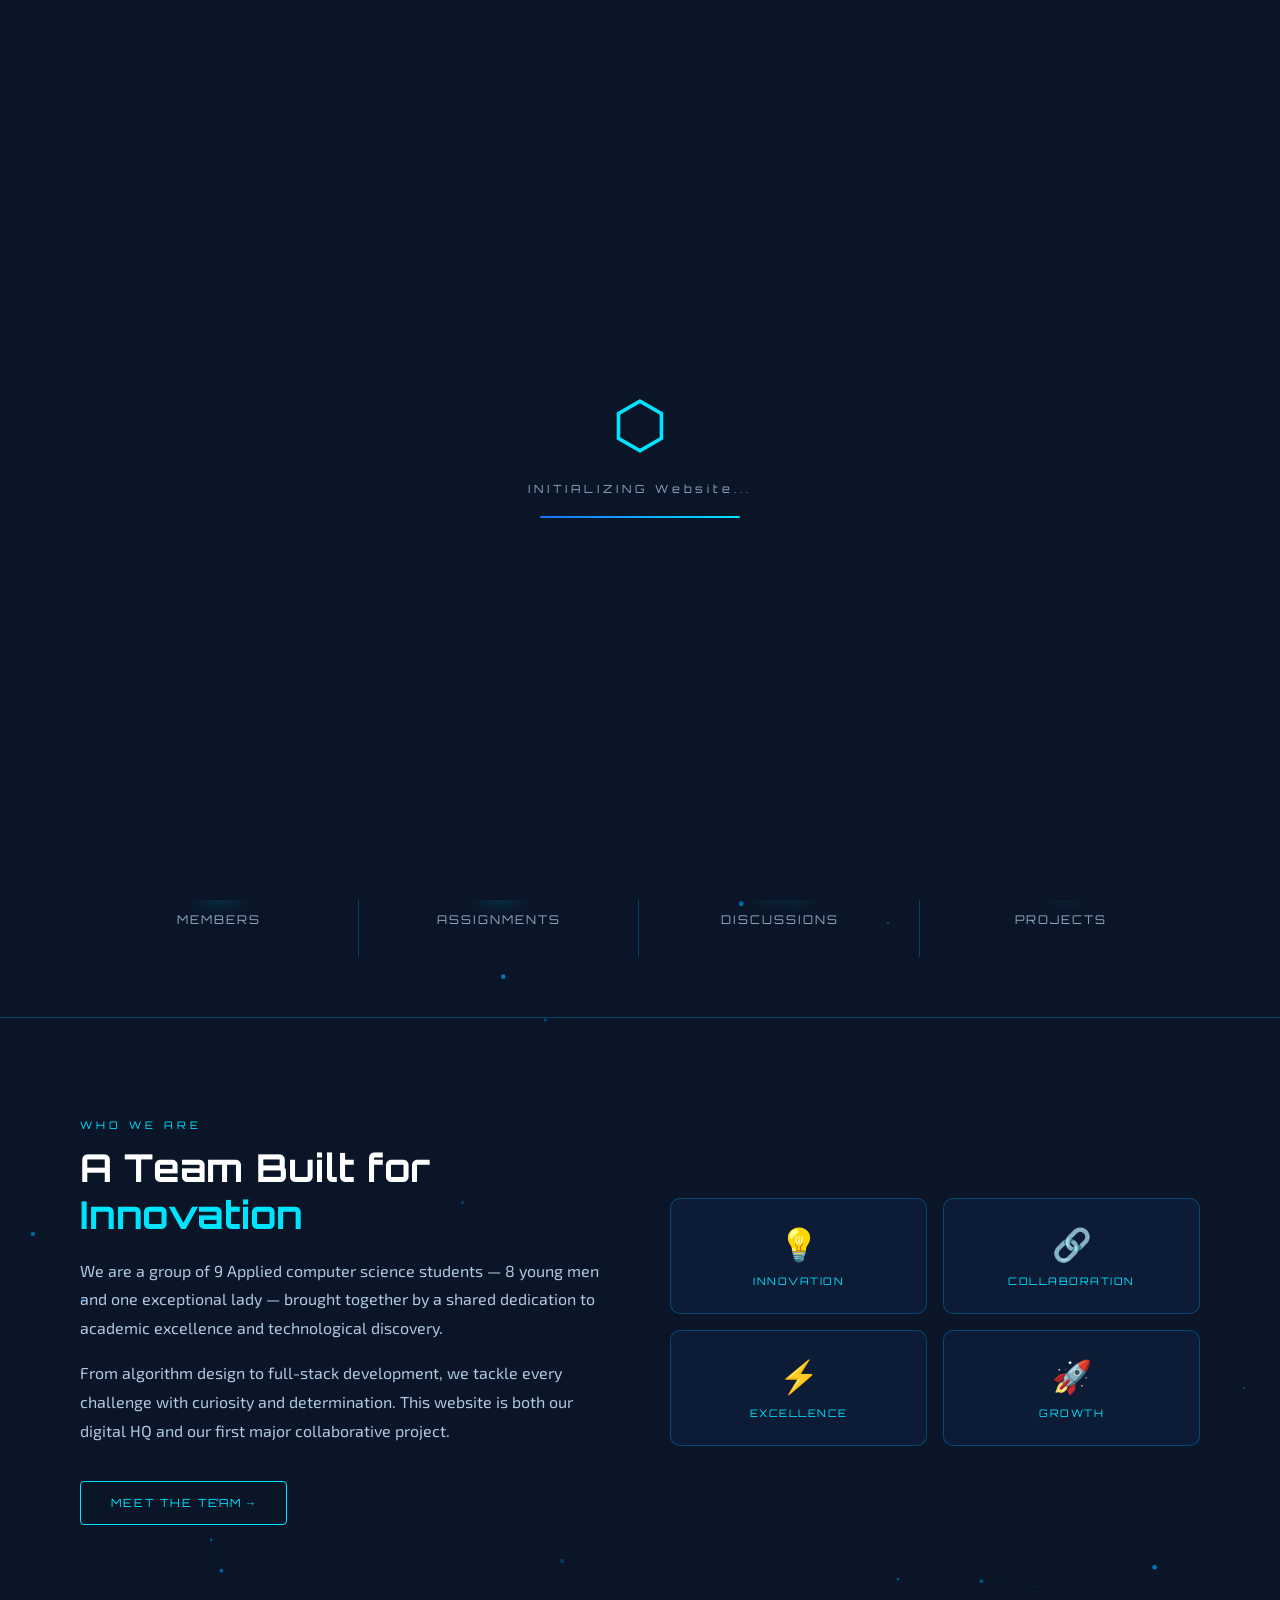
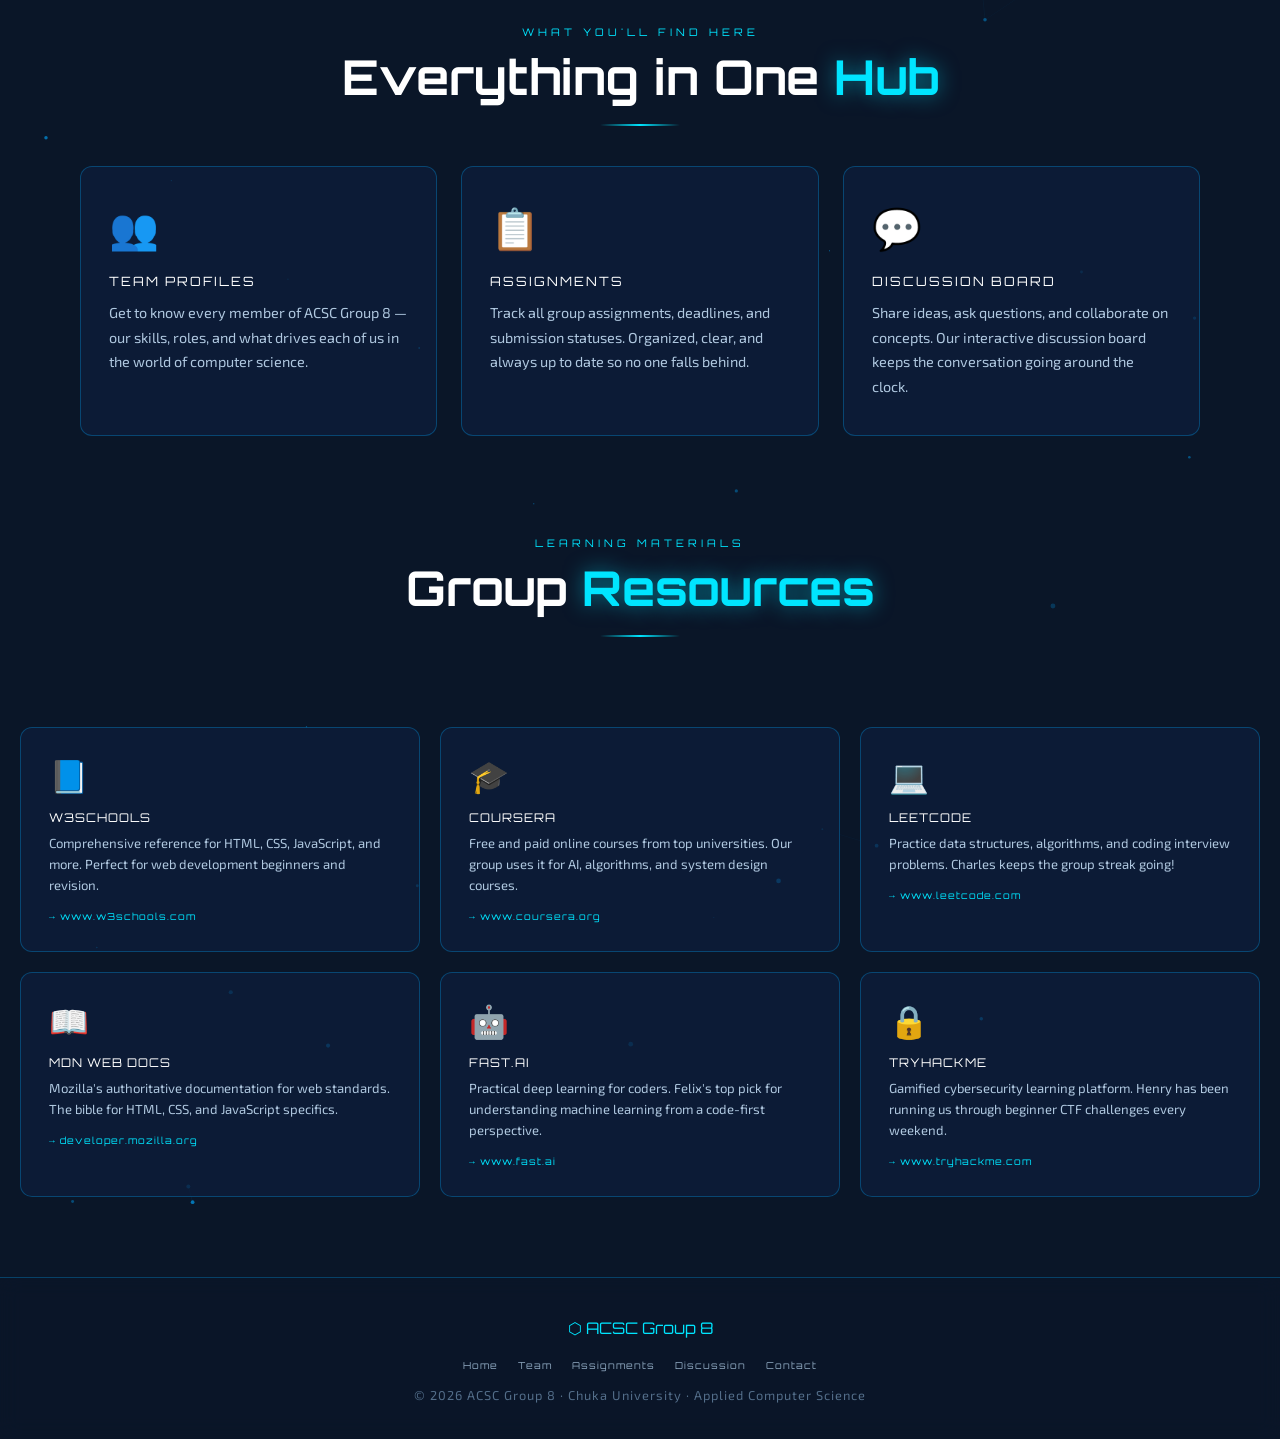
<file: home/index.html>
<!DOCTYPE html>
<html lang="en">
<head>
  <meta charset="UTF-8" />
  <meta name="viewport" content="width=device-width, initial-scale=1.0"/>
  <title>ACSC Group 8 | Home</title>
  <link rel="stylesheet" href="../style.css"/>
  <link rel="stylesheet" href="./home.css"/>
  
</head>
<body>

<!-- LOADING SCREEN -->
<div id="loading-screen">
  <div class="loader-hex">⬡</div>
  <div class="loader-text">INITIALIZING Website...</div>
  <div class="loader-bar"><div class="loader-bar-fill"></div></div>
</div>

<!-- NAVBAR -->
<nav>
  <a href="../home/index.html" class="nav-logo">ACSC<span>Group 8</span></a>
  <ul class="nav-links">
    <li><a href="../home/index.html" class="active">Home</a></li>
    <li><a href="../team/team.html">Team</a></li>
    <li><a href="../assignments/assignments.html">Assignments</a></li>
    <li><a href="../discussion/discussion.html">Discussion</a></li>
    <li><a href="../contact/contact.html">Contact</a></li>
  </ul>
  <div class="nav-hamburger">
    <span></span><span></span><span></span>
  </div>
</nav>

<main>
  <!-- HERO -->
    <canvas id="hero-canvas"></canvas>
  <section class="hero">
   
    <div class="hero-content">
      <div class="hero-badge">Chuka University · Applied Computer Science · 2028</div>
      <h1 class="hero-title">
        The Future Belongs<br>
        <span class="line-cyan">to The Techies</span>
      </h1>
      <p class="hero-subtitle">
        Welcome to ACSC Group 8 — Nine ambitious minds united by a passion for technology, 
        collaboration, and pushing the boundaries of what's possible.
      </p>
      <div class="hero-buttons">
        <a href="../team/team.html" class="btn btn-primary">⬡ Meet the Team</a>
        <a href="../assignments/assignments.html" class="btn btn-outline">View Assignments →</a>
      </div>
    </div>

    <div class="hero-right">
      <img class="hero-image" src="../images/d.PNG"/>
    </div>
   
  </section>

  <!-- TICKER -->
  <div class="ticker-wrap">
    <div class="ticker-content">
      <span class="ticker-item">Assignment 2 due Friday 28th March</span>
      <span class="ticker-item">Exams are set to begin on 14th April</span>
      <span class="ticker-item">Group meeting scheduled: Thursday 7PM</span>
      <span class="ticker-item">New discussion thread: Data Structures Review</span>
      <span class="ticker-item">Project milestone 1 completed ✓</span>
      <span class="ticker-item">CAT results posted on student portal</span>
      <span class="ticker-item">Welcome to ACSc Group 8 Official Website</span>
    </div>
  </div>

  <!-- STATS -->
  <section class="stats-section">
    <div class="container">
      <div class="stats-grid">
        <div class="stat-item reveal">
          <div class="stat-number"><span data-counter="9">0</span></div>
          <div class="stat-label">Members</div>
        </div>
        <div class="stat-item reveal" data-delay="100">
          <div class="stat-number"><span data-counter="8">0</span></div>
          <div class="stat-label">Assignments</div>
        </div>
        <div class="stat-item reveal" data-delay="200">
          <div class="stat-number"><span data-counter="24">0</span></div>
          <div class="stat-label">Discussions</div>
        </div>
        <div class="stat-item reveal" data-delay="300">
          <div class="stat-number"><span data-counter="3">0</span></div>
          <div class="stat-label">Projects</div>
        </div>
      </div>
    </div>
  </section>

  <!-- ABOUT PREVIEW -->
  <section class="page-section">
    <div class="container">
      <div class="about-preview">
        <div class="about-text reveal">
          <span class="section-tag">Who We Are</span>
          <h2>A Team Built for <span class="text-cyan">Innovation</span></h2>
          <p>We are a group of 9 Applied computer science students — 8 young men and one exceptional lady — brought together by a shared dedication to academic excellence and technological discovery.</p>
          <p>From algorithm design to full-stack development, we tackle every challenge with curiosity and determination. This website is both our digital HQ and our first major collaborative project.</p>
          <a href="../team/team.html" class="btn btn-outline" style="margin-top:20px">Meet the Team →</a>
        </div>
        <div class="about-visual reveal" data-delay="200">
          <div class="about-card">
            <div class="about-card-icon">💡</div>
            <div class="about-card-title">Innovation</div>
          </div>
          <div class="about-card">
            <div class="about-card-icon">🔗</div>
            <div class="about-card-title">Collaboration</div>
          </div>
          <div class="about-card">
            <div class="about-card-icon">⚡</div>
            <div class="about-card-title">Excellence</div>
          </div>
          <div class="about-card">
            <div class="about-card-icon">🚀</div>
            <div class="about-card-title">Growth</div>
          </div>
        </div>
      </div>
    </div>
  </section>

  <!-- FEATURES -->
  <section class="page-section" style="padding-top:0">
    <div class="container">
      <div class="section-header reveal">
        <span class="section-tag">What You'll Find Here</span>
        <h2 class="section-title">Everything in One <span class="highlight">Hub</span></h2>
        <div class="section-line"></div>
      </div>
      <div class="features-grid">
        <div class="feature-card reveal">
          <span class="feature-icon">👥</span>
          <div class="feature-title">Team Profiles</div>
          <p class="feature-desc">Get to know every member of ACSC Group 8 — our skills, roles, and what drives each of us in the world of computer science.</p>
        </div>
        <div class="feature-card reveal" data-delay="150">
          <span class="feature-icon">📋</span>
          <div class="feature-title">Assignments</div>
          <p class="feature-desc">Track all group assignments, deadlines, and submission statuses. Organized, clear, and always up to date so no one falls behind.</p>
        </div>
        <div class="feature-card reveal" data-delay="300">
          <span class="feature-icon">💬</span>
          <div class="feature-title">Discussion Board</div>
          <p class="feature-desc">Share ideas, ask questions, and collaborate on concepts. Our interactive discussion board keeps the conversation going around the clock.</p>
        </div>
      </div>
    </div>
  </section>

  <!-- RESOURCES SECTION -->
    <div class="section-header reveal">
      <span class="section-tag">Learning Materials</span>
      <h2 class="section-title">Group <span class="highlight">Resources</span></h2>
      <div class="section-line"></div>
    </div>

    <div class="resources-grid">
      <a href="https://w3schools.com" target="_blank" class="resource-card reveal">
        <span class="resource-icon">📘</span>
        <div class="resource-name">W3Schools</div>
        <p class="resource-desc">Comprehensive reference for HTML, CSS, JavaScript, and more. Perfect for web development beginners and revision.</p>
        <span class="resource-link">→ www.w3schools.com</span>
      </a>

      <a href="https://coursera.org" target="_blank" class="resource-card reveal" data-delay="100">
        <span class="resource-icon">🎓</span>
        <div class="resource-name">Coursera</div>
        <p class="resource-desc">Free and paid online courses from top universities. Our group uses it for AI, algorithms, and system design courses.</p>
        <span class="resource-link">→ www.coursera.org</span>
      </a>

      <a href="https://leetcode.com" target="_blank" class="resource-card reveal" data-delay="200">
        <span class="resource-icon">💻</span>
        <div class="resource-name">LeetCode</div>
        <p class="resource-desc">Practice data structures, algorithms, and coding interview problems. Charles keeps the group streak going!</p>
        <span class="resource-link">→ www.leetcode.com</span>
      </a>

      <a href="https://developer.mozilla.org" target="_blank" class="resource-card reveal" data-delay="100">
        <span class="resource-icon">📖</span>
        <div class="resource-name">MDN Web Docs</div>
        <p class="resource-desc">Mozilla's authoritative documentation for web standards. The bible for HTML, CSS, and JavaScript specifics.</p>
        <span class="resource-link">→ developer.mozilla.org</span>
      </a>

      <a href="https://fast.ai" target="_blank" class="resource-card reveal" data-delay="200">
        <span class="resource-icon">🤖</span>
        <div class="resource-name">Fast.ai</div>
        <p class="resource-desc">Practical deep learning for coders. Felix's top pick for understanding machine learning from a code-first perspective.</p>
        <span class="resource-link">→ www.fast.ai</span>
      </a>

      <a href="https://tryhackme.com" target="_blank" class="resource-card reveal" data-delay="300">
        <span class="resource-icon">🔒</span>
        <div class="resource-name">TryHackMe</div>
        <p class="resource-desc">Gamified cybersecurity learning platform. Henry has been running us through beginner CTF challenges every weekend.</p>
        <span class="resource-link">→ www.tryhackme.com</span>
      </a>
    </div>
</main>

<!-- FOOTER -->
<footer>
  <span class="footer-logo">⬡ ACSC Group 8</span>
  <ul class="footer-links">
    <li><a href="index.html">Home</a></li>
    <li><a href="../team/team.html">Team</a></li>
    <li><a href="../assignments/assignments.html">Assignments</a></li>
    <li><a href="../discussion/discussion.html">Discussion</a></li>
    <li><a href="../contact//contact.html">Contact</a></li>
  </ul>
  <p>© 2026 ACSC Group 8 · Chuka University · Applied Computer Science </p>
</footer>

<script src="../script.js"></script>
<script>
  initParticles('hero-canvas');
</script>
</body>
</html>
</file>
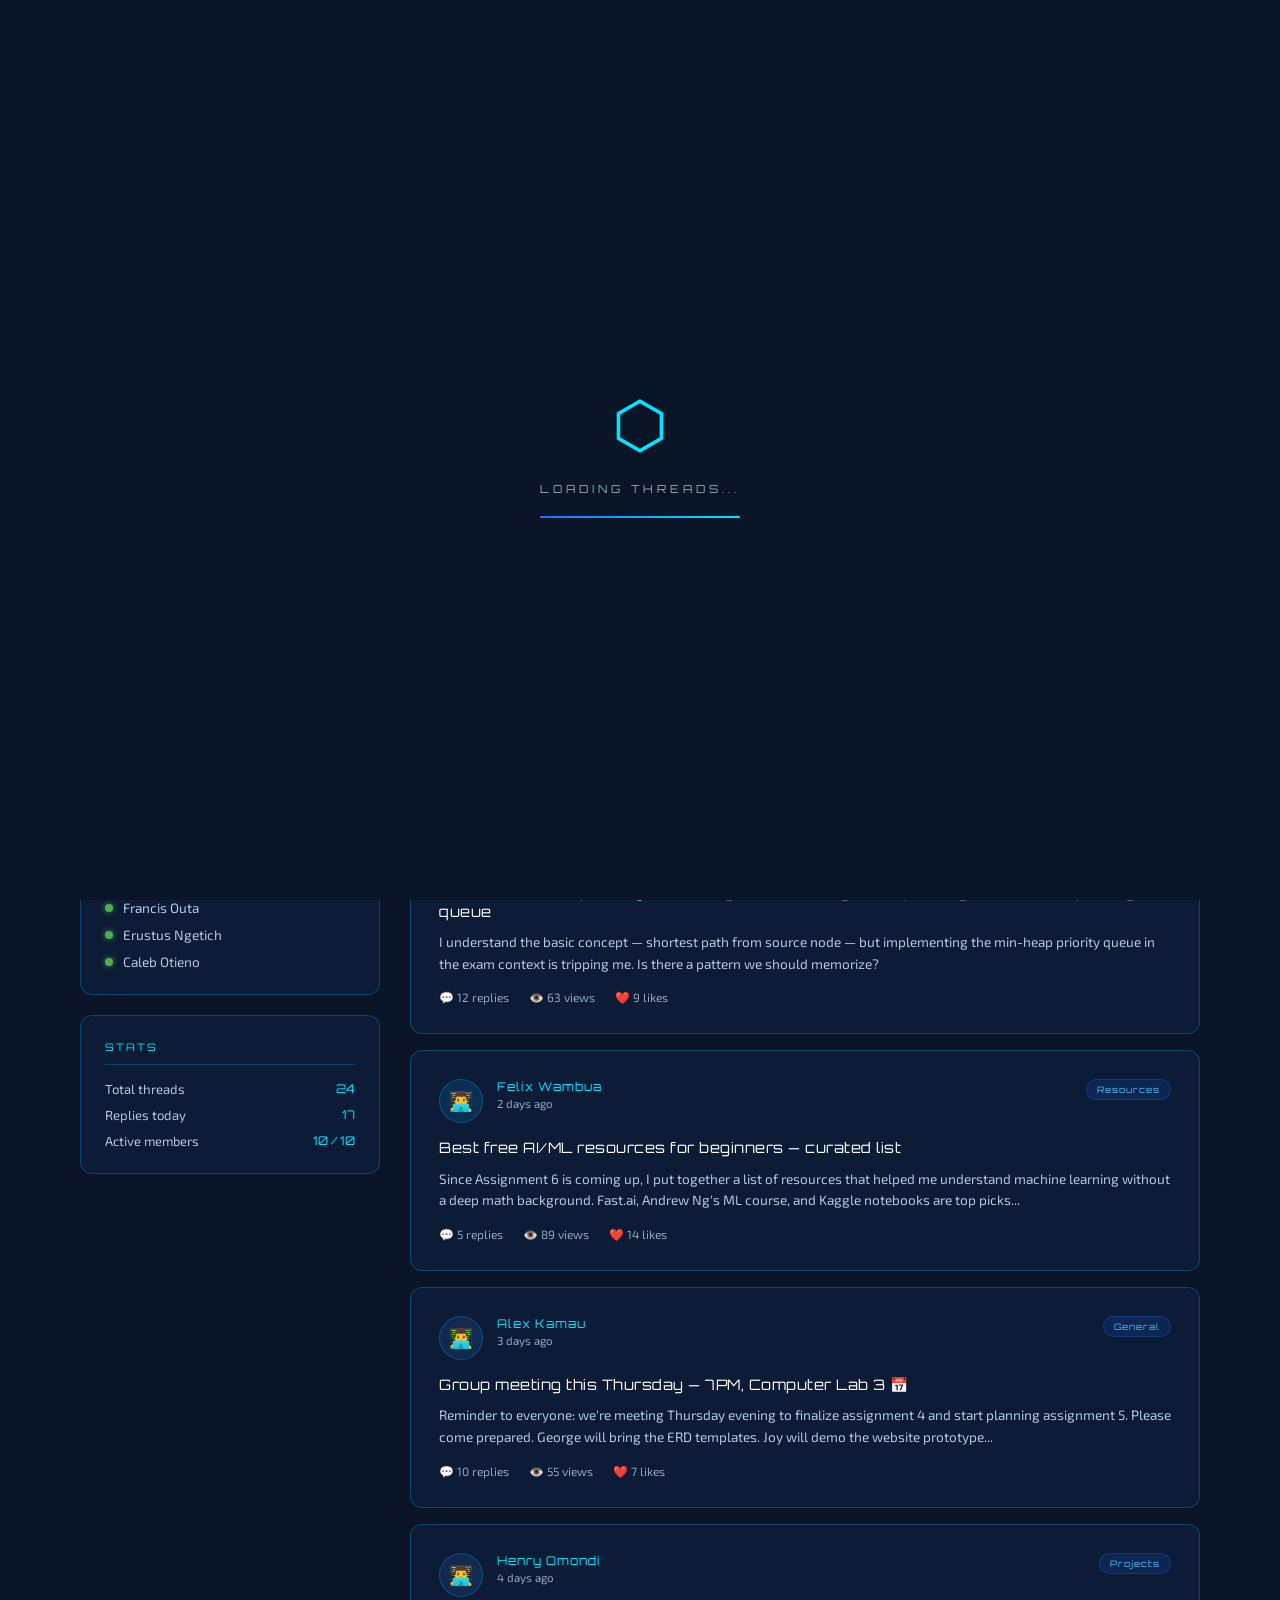
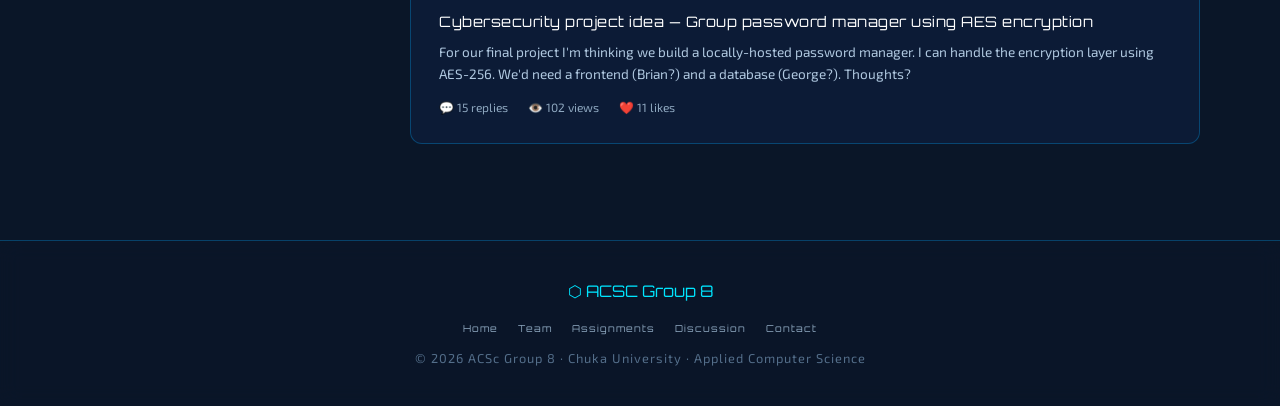
<file: discussion.html>
<!DOCTYPE html>
<html lang="en">
<head>
  <meta charset="UTF-8" />
  <meta name="viewport" content="width=device-width, initial-scale=1.0"/>
  <title>NexGen CS Group | Discussion</title>
  <link rel="stylesheet" href="style.css"/>
  <style>
    .page-hero {
      padding: 140px 0 80px;
      text-align: center;
    }

    .page-hero h1 {
      font-family: var(--font-display);
      font-size: clamp(2rem, 5vw, 4rem);
      font-weight: 900;
      color: var(--white);
      margin-bottom: 16px;
    }

    .page-hero p {
      color: var(--white-muted);
      font-size: 1rem;
      max-width: 500px;
      margin: 0 auto;
    }

    /* ---- LAYOUT ---- */
    .discussion-layout {
      display: grid;
      grid-template-columns: 300px 1fr;
      gap: 30px;
      padding-bottom: 80px;
    }

    /* ---- SIDEBAR ---- */
    .sidebar-card {
      background: var(--card-bg);
      border: 1px solid var(--border-glow);
      border-radius: 12px;
      padding: 24px;
      margin-bottom: 20px;
    }

    .sidebar-title {
      font-family: var(--font-display);
      font-size: 0.65rem;
      letter-spacing: 2px;
      text-transform: uppercase;
      color: var(--accent-cyan);
      margin-bottom: 16px;
      padding-bottom: 10px;
      border-bottom: 1px solid var(--border-glow);
    }

    .topic-list {
      list-style: none;
      display: flex;
      flex-direction: column;
      gap: 8px;
    }

    .topic-list li {
      display: flex;
      align-items: center;
      justify-content: space-between;
      padding: 8px 12px;
      border-radius: 6px;
      cursor: pointer;
      transition: all 0.2s;
      font-size: 0.85rem;
      color: var(--white-muted);
    }

    .topic-list li:hover {
      background: rgba(0, 168, 255, 0.08);
      color: var(--accent-cyan);
    }

    .topic-list .count {
      font-family: var(--font-display);
      font-size: 0.65rem;
      background: rgba(0, 168, 255, 0.15);
      color: var(--accent-cyan);
      padding: 2px 8px;
      border-radius: 50px;
    }

    .online-list {
      display: flex;
      flex-direction: column;
      gap: 10px;
    }

    .online-member {
      display: flex;
      align-items: center;
      gap: 10px;
      font-size: 0.85rem;
      color: var(--white-muted);
    }

    .online-dot {
      width: 8px;
      height: 8px;
      background: #4caf50;
      border-radius: 50%;
      box-shadow: 0 0 6px rgba(76, 175, 80, 0.8);
      flex-shrink: 0;
    }

    /* ---- DISCUSSION THREADS ---- */
    .new-post-bar {
      background: var(--card-bg);
      border: 1px solid var(--border-glow);
      border-radius: 12px;
      padding: 20px 24px;
      display: flex;
      gap: 14px;
      align-items: center;
      margin-bottom: 24px;
      transition: border-color 0.3s;
    }

    .new-post-bar:focus-within {
      border-color: var(--accent-cyan);
      box-shadow: 0 0 15px rgba(0, 229, 255, 0.1);
    }

    .new-post-avatar {
      width: 40px;
      height: 40px;
      border-radius: 50%;
      background: linear-gradient(135deg, var(--blue-mid), var(--blue-bright));
      display: flex;
      align-items: center;
      justify-content: center;
      font-size: 1.1rem;
      flex-shrink: 0;
    }

    .new-post-input {
      flex: 1;
      background: transparent;
      border: none;
      outline: none;
      color: var(--white);
      font-family: var(--font-body);
      font-size: 0.9rem;
    }

    .new-post-input::placeholder {
      color: var(--slate-light);
    }

    .thread-card {
      background: var(--card-bg);
      border: 1px solid var(--border-glow);
      border-radius: 12px;
      padding: 28px;
      margin-bottom: 16px;
      transition: all 0.3s;
      cursor: pointer;
    }

    .thread-card:hover {
      border-color: var(--blue-glow);
      box-shadow: 0 0 20px rgba(0, 168, 255, 0.1);
      transform: translateX(4px);
    }

    .thread-header {
      display: flex;
      align-items: flex-start;
      gap: 14px;
      margin-bottom: 14px;
    }

    .thread-avatar {
      width: 44px;
      height: 44px;
      border-radius: 50%;
      display: flex;
      align-items: center;
      justify-content: center;
      font-size: 1.2rem;
      flex-shrink: 0;
      border: 1px solid var(--border-glow);
    }

    .thread-meta {
      flex: 1;
    }

    .thread-author {
      font-family: var(--font-display);
      font-size: 0.75rem;
      color: var(--accent-cyan);
      letter-spacing: 1px;
      margin-bottom: 2px;
    }

    .thread-time {
      font-size: 0.72rem;
      color: var(--slate-pale);
    }

    .thread-tag {
      font-family: var(--font-display);
      font-size: 0.55rem;
      letter-spacing: 1px;
      padding: 4px 10px;
      border-radius: 50px;
      background: rgba(30, 111, 255, 0.15);
      color: var(--blue-glow);
      border: 1px solid rgba(30, 111, 255, 0.25);
    }

    .thread-title {
      font-family: var(--font-display);
      font-size: 0.9rem;
      color: var(--white);
      margin-bottom: 10px;
      letter-spacing: 0.5px;
      line-height: 1.4;
    }

    .thread-preview {
      font-size: 0.85rem;
      color: var(--white-muted);
      line-height: 1.6;
      margin-bottom: 16px;
    }

    .thread-footer {
      display: flex;
      gap: 20px;
      align-items: center;
    }

    .thread-stat {
      font-size: 0.75rem;
      color: var(--slate-pale);
      display: flex;
      align-items: center;
      gap: 5px;
      transition: color 0.2s;
    }

    .thread-stat:hover { color: var(--accent-cyan); }

    /* ---- POST INPUT AREA (expanded) ---- */
    .post-composer {
      background: var(--card-bg);
      border: 1px solid var(--accent-cyan);
      border-radius: 12px;
      padding: 24px;
      margin-bottom: 24px;
      display: none;
      box-shadow: 0 0 20px rgba(0, 229, 255, 0.1);
      animation: fadeInUp 0.3s ease;
    }

    .post-composer.visible { display: block; }

    .composer-title {
      font-family: var(--font-display);
      font-size: 0.65rem;
      letter-spacing: 2px;
      color: var(--accent-cyan);
      margin-bottom: 14px;
      text-transform: uppercase;
    }

    .composer-input {
      width: 100%;
      background: rgba(26, 58, 107, 0.3);
      border: 1px solid var(--border-glow);
      border-radius: 8px;
      padding: 14px;
      color: var(--white);
      font-family: var(--font-body);
      font-size: 0.9rem;
      resize: vertical;
      min-height: 100px;
      outline: none;
      margin-bottom: 12px;
      transition: border-color 0.3s;
    }

    .composer-input:focus {
      border-color: var(--accent-cyan);
    }

    .composer-input::placeholder { color: var(--slate-light); }

    .composer-actions {
      display: flex;
      justify-content: flex-end;
      gap: 10px;
    }

    @media (max-width: 900px) {
      .discussion-layout { grid-template-columns: 1fr; }
    }
  </style>
</head>
<body>

<div id="loading-screen">
  <div class="loader-hex">⬡</div>
  <div class="loader-text">LOADING THREADS...</div>
  <div class="loader-bar"><div class="loader-bar-fill"></div></div>
</div>

<nav>
  <a href="index.html" class="nav-logo">ACSC<span>Group 8</span></a>
  <ul class="nav-links">
    <li><a href="index.html">Home</a></li>
    <li><a href="team.html">Team</a></li>
    <li><a href="assignments.html">Assignments</a></li>
    <li><a href="discussion.html" class="active">Discussion</a></li>
    <li><a href="contact.html">Contact</a></li>
  </ul>
  <div class="nav-hamburger">
    <span></span><span></span><span></span>
  </div>
</nav>

<main>
  <div class="page-hero">
    <div class="container">
      <span class="section-tag">Group Collaboration</span>
      <h1>Discussion <span class="text-cyan">Board</span></h1>
      <p>Ask questions, share insights, and collaborate. Every great idea starts with a conversation.</p>
    </div>
  </div>

  <div class="container">
    <div class="discussion-layout">

      <!-- SIDEBAR -->
      <div class="sidebar reveal">
        <div class="sidebar-card">
          <div class="sidebar-title">Topics</div>
          <ul class="topic-list">
            <li>📌 General <span class="count">12</span></li>
            <li>💡 Study Help <span class="count">8</span></li>
            <li>📋 Assignments <span class="count">6</span></li>
            <li>🔬 Projects <span class="count">4</span></li>
            <li>🔗 Resources <span class="count">9</span></li>
            <li>😄 Off-Topic <span class="count">5</span></li>
          </ul>
        </div>

        <div class="sidebar-card">
          <div class="sidebar-title">Online Now</div>
          <div class="online-list">
            <div class="online-member"><div class="online-dot"></div> Asha Wambui</div>
            <div class="online-member"><div class="online-dot"></div> Francis Outa</div>
            <div class="online-member"><div class="online-dot"></div> Erustus Ngetich</div>
            <div class="online-member"><div class="online-dot"></div> Caleb Otieno</div>
          </div>
        </div>

        <div class="sidebar-card">
          <div class="sidebar-title">Stats</div>
          <div style="display:flex;flex-direction:column;gap:10px;">
            <div style="display:flex;justify-content:space-between;font-size:0.82rem;">
              <span style="color:var(--white-muted)">Total threads</span>
              <span style="color:var(--accent-cyan);font-family:var(--font-display);font-size:0.75rem;">24</span>
            </div>
            <div style="display:flex;justify-content:space-between;font-size:0.82rem;">
              <span style="color:var(--white-muted)">Replies today</span>
              <span style="color:var(--accent-cyan);font-family:var(--font-display);font-size:0.75rem;">17</span>
            </div>
            <div style="display:flex;justify-content:space-between;font-size:0.82rem;">
              <span style="color:var(--white-muted)">Active members</span>
              <span style="color:var(--accent-cyan);font-family:var(--font-display);font-size:0.75rem;">10 / 10</span>
            </div>
          </div>
        </div>
      </div>

      <!-- MAIN THREADS -->
      <div class="threads-main">

        <!-- NEW POST BAR -->
        <div class="new-post-bar reveal" onclick="openComposer()">
          <div class="new-post-avatar">✍️</div>
          <input class="new-post-input" id="quick-post" placeholder="Start a new discussion thread..." readonly />
          <button class="btn btn-primary" style="padding:10px 20px;font-size:0.6rem;" onclick="openComposer()">Post</button>
        </div>

        <!-- COMPOSER -->
        <div class="post-composer" id="composer">
          <div class="composer-title">New Discussion Thread</div>
          <input class="composer-input" placeholder="Thread title..." style="min-height:44px;resize:none;margin-bottom:8px;" id="post-title" />
          <textarea class="composer-input" placeholder="Share your thoughts, questions, or ideas with the group..." id="post-body"></textarea>
          <div class="composer-actions">
            <button class="btn btn-outline" style="padding:10px 20px;font-size:0.6rem;" onclick="closeComposer()">Cancel</button>
            <button class="btn btn-primary" style="padding:10px 20px;font-size:0.6rem;" onclick="submitPost()">Post Thread</button>
          </div>
        </div>

        <!-- THREAD CARDS -->
        <div id="threads-container">

          <div class="thread-card reveal" onclick="this.style.borderColor='var(--accent-cyan)'">
            <div class="thread-header">
              <div class="thread-avatar" style="background:rgba(0,168,255,0.15)">👩‍💻</div>
              <div class="thread-meta">
                <div class="thread-author">Joy Achieng</div>
                <div class="thread-time">2 hours ago</div>
              </div>
              <span class="thread-tag">Assignments</span>
            </div>
            <div class="thread-title">Website Assignment — Final Review Before Submission</div>
            <p class="thread-preview">Hey team, I've gone through the website on my laptop and mobile. Navigation works smoothly on all pages. Just want everyone to do a final check on their section before we submit Friday...</p>
            <div class="thread-footer">
              <span class="thread-stat">💬 8 replies</span>
              <span class="thread-stat">👁️ 47 views</span>
              <span class="thread-stat">❤️ 6 likes</span>
            </div>
          </div>

          <div class="thread-card reveal" data-delay="80">
            <div class="thread-header">
              <div class="thread-avatar" style="background:rgba(30,111,255,0.15)">👨‍💻</div>
              <div class="thread-meta">
                <div class="thread-author">Charles Mwangi</div>
                <div class="thread-time">Yesterday, 6:30 PM</div>
              </div>
              <span class="thread-tag">Study Help</span>
            </div>
            <div class="thread-title">Can someone explain Dijkstra's Algorithm clearly? I keep losing track of the priority queue</div>
            <p class="thread-preview">I understand the basic concept — shortest path from source node — but implementing the min-heap priority queue in the exam context is tripping me. Is there a pattern we should memorize?</p>
            <div class="thread-footer">
              <span class="thread-stat">💬 12 replies</span>
              <span class="thread-stat">👁️ 63 views</span>
              <span class="thread-stat">❤️ 9 likes</span>
            </div>
          </div>

          <div class="thread-card reveal" data-delay="160">
            <div class="thread-header">
              <div class="thread-avatar" style="background:rgba(0,168,255,0.15)">👨‍💻</div>
              <div class="thread-meta">
                <div class="thread-author">Felix Wambua</div>
                <div class="thread-time">2 days ago</div>
              </div>
              <span class="thread-tag">Resources</span>
            </div>
            <div class="thread-title">Best free AI/ML resources for beginners — curated list</div>
            <p class="thread-preview">Since Assignment 6 is coming up, I put together a list of resources that helped me understand machine learning without a deep math background. Fast.ai, Andrew Ng's ML course, and Kaggle notebooks are top picks...</p>
            <div class="thread-footer">
              <span class="thread-stat">💬 5 replies</span>
              <span class="thread-stat">👁️ 89 views</span>
              <span class="thread-stat">❤️ 14 likes</span>
            </div>
          </div>

          <div class="thread-card reveal" data-delay="240">
            <div class="thread-header">
              <div class="thread-avatar" style="background:rgba(26,58,107,0.5)">👨‍💻</div>
              <div class="thread-meta">
                <div class="thread-author">Alex Kamau</div>
                <div class="thread-time">3 days ago</div>
              </div>
              <span class="thread-tag">General</span>
            </div>
            <div class="thread-title">Group meeting this Thursday — 7PM, Computer Lab 3 📅</div>
            <p class="thread-preview">Reminder to everyone: we're meeting Thursday evening to finalize assignment 4 and start planning assignment 5. Please come prepared. George will bring the ERD templates. Joy will demo the website prototype...</p>
            <div class="thread-footer">
              <span class="thread-stat">💬 10 replies</span>
              <span class="thread-stat">👁️ 55 views</span>
              <span class="thread-stat">❤️ 7 likes</span>
            </div>
          </div>

          <div class="thread-card reveal" data-delay="320">
            <div class="thread-header">
              <div class="thread-avatar" style="background:rgba(26,58,107,0.5)">👨‍💻</div>
              <div class="thread-meta">
                <div class="thread-author">Henry Omondi</div>
                <div class="thread-time">4 days ago</div>
              </div>
              <span class="thread-tag">Projects</span>
            </div>
            <div class="thread-title">Cybersecurity project idea — Group password manager using AES encryption</div>
            <p class="thread-preview">For our final project I'm thinking we build a locally-hosted password manager. I can handle the encryption layer using AES-256. We'd need a frontend (Brian?) and a database (George?). Thoughts?</p>
            <div class="thread-footer">
              <span class="thread-stat">💬 15 replies</span>
              <span class="thread-stat">👁️ 102 views</span>
              <span class="thread-stat">❤️ 11 likes</span>
            </div>
          </div>

        </div>
      </div>
    </div>
  </div>
</main>

<footer>
  <span class="footer-logo">⬡ ACSC Group 8</span>
  <ul class="footer-links">
    <li><a href="index.html">Home</a></li>
    <li><a href="team.html">Team</a></li>
    <li><a href="assignments.html">Assignments</a></li>
    <li><a href="discussion.html">Discussion</a></li>
    <li><a href="contact.html">Contact</a></li>
  </ul>
  <p>© 2026 ACSc Group 8 · Chuka University  · Applied Computer Science </p>
</footer>

<script src="script.js"></script>
<script>
  function openComposer() {
    const composer = document.getElementById('composer');
    composer.classList.add('visible');
    document.getElementById('post-title').focus();
  }

  function closeComposer() {
    document.getElementById('composer').classList.remove('visible');
    document.getElementById('post-title').value = '';
    document.getElementById('post-body').value = '';
  }

  function submitPost() {
    const title = document.getElementById('post-title').value.trim();
    const body = document.getElementById('post-body').value.trim();
    if (!title) { alert('Please enter a thread title.'); return; }

    const container = document.getElementById('threads-container');
    const card = document.createElement('div');
    card.className = 'thread-card';
    card.style.borderColor = 'var(--accent-cyan)';
    card.style.animation = 'fadeInUp 0.4s ease both';
    card.innerHTML = `
      <div class="thread-header">
        <div class="thread-avatar" style="background:rgba(0,229,255,0.1)">👤</div>
        <div class="thread-meta">
          <div class="thread-author">You</div>
          <div class="thread-time">Just now</div>
        </div>
        <span class="thread-tag">General</span>
      </div>
      <div class="thread-title">${title}</div>
      <p class="thread-preview">${body || 'No description provided.'}</p>
      <div class="thread-footer">
        <span class="thread-stat">💬 0 replies</span>
        <span class="thread-stat">👁️ 1 view</span>
        <span class="thread-stat">❤️ 0 likes</span>
      </div>
    `;
    container.prepend(card);
    closeComposer();
  }
</script>
</body>
</html>
</file>
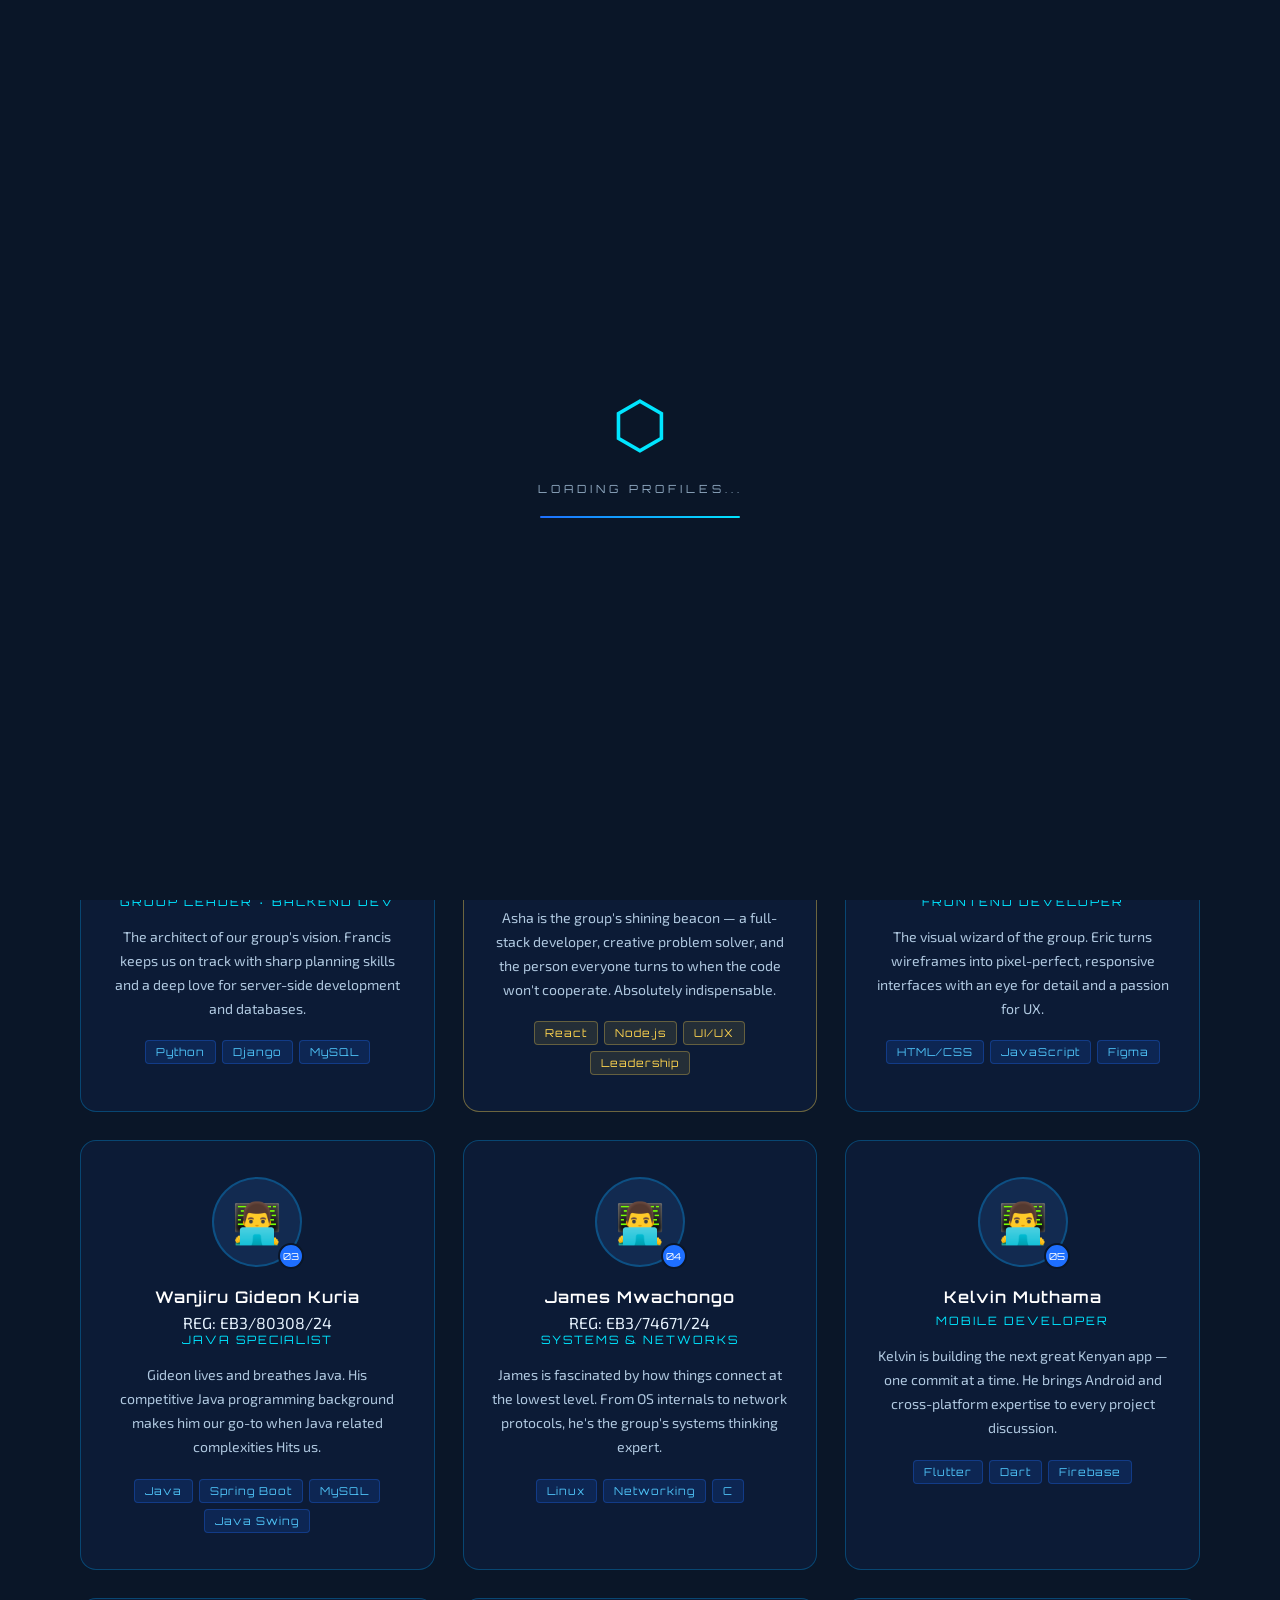
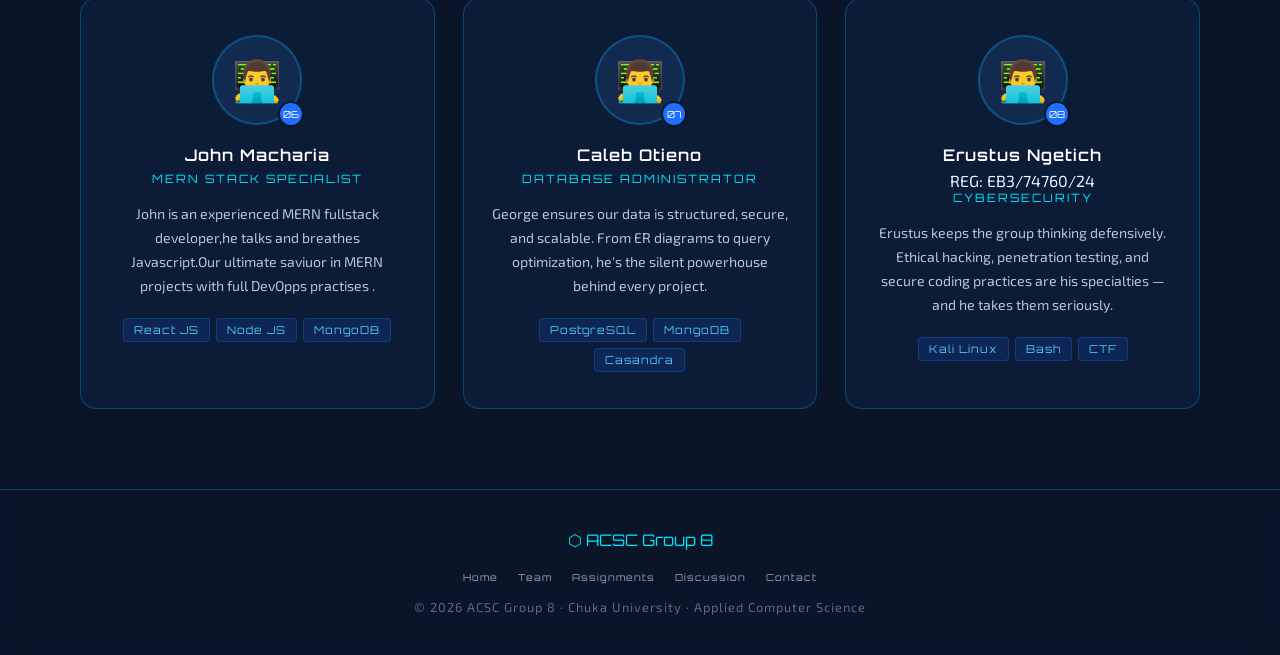
<file: team.html>
<!DOCTYPE html>
<html lang="en">
<head>
  <meta charset="UTF-8" />
  <meta name="viewport" content="width=device-width, initial-scale=1.0"/>
  <title>ACSC Group 8 | Team</title>
  <link rel="stylesheet" href="style.css"/>
  <style>
    .page-hero {
      padding: 140px 0 80px;
      text-align: center;
      position: relative;
      overflow: hidden;
    }

    .page-hero::before {
      content: '';
      position: absolute;
      top: 50%;
      left: 50%;
      transform: translate(-50%, -50%);
      width: 600px;
      height: 600px;
      border-radius: 50%;
      border: 1px solid rgba(0, 168, 255, 0.06);
      animation: spin 30s linear infinite;
    }

    .page-hero::after {
      content: '';
      position: absolute;
      top: 50%;
      left: 50%;
      transform: translate(-50%, -50%);
      width: 400px;
      height: 400px;
      border-radius: 50%;
      border: 1px solid rgba(0, 168, 255, 0.08);
      animation: spin 20s linear infinite reverse;
    }

    .page-hero-content {
      position: relative;
      z-index: 2;
    }

    .page-hero h1 {
      font-family: var(--font-display);
      font-size: clamp(2rem, 5vw, 4rem);
      font-weight: 900;
      color: var(--white);
      margin-bottom: 16px;
    }

    .page-hero p {
      color: var(--white-muted);
      font-size: 1.05rem;
      max-width: 500px;
      margin: 0 auto;
      line-height: 1.7;
    }

    /* ---- TEAM GRID ---- */
    .team-grid {
      display: grid;
      grid-template-columns: repeat(auto-fill, minmax(320px, 1fr));
      gap: 28px;
      padding-bottom: 80px;
    }

    .member-card {
      background: var(--card-bg);
      border: 1px solid var(--border-glow);
      border-radius: 16px;
      padding: 36px 28px;
      text-align: center;
      transition: all 0.4s ease;
      position: relative;
      overflow: hidden;
      cursor: default;
    }

    .member-card::before {
      content: '';
      position: absolute;
      top: 0; left: 0; right: 0;
      height: 3px;
      background: linear-gradient(90deg, var(--blue-bright), var(--accent-cyan));
      transform: scaleX(0);
      transition: transform 0.4s;
    }

    .member-card:hover {
      border-color: var(--blue-glow);
      box-shadow: var(--glow-shadow), 0 20px 60px rgba(0,0,0,0.4);
      transform: translateY(-8px);
    }

    .member-card:hover::before {
      transform: scaleX(1);
    }

    /* Special style for the lady member */
    .member-card.star {
      border-color: rgba(255, 213, 79, 0.4);
    }

    .member-card.star:hover {
      border-color: var(--accent-gold);
      box-shadow: 0 0 30px rgba(255, 213, 79, 0.2), 0 20px 60px rgba(0,0,0,0.4);
    }

    .member-card.star::before {
      background: linear-gradient(90deg, var(--accent-gold), var(--blue-electric));
    }

    .member-avatar {
      width: 90px;
      height: 90px;
      border-radius: 50%;
      margin: 0 auto 20px;
      display: flex;
      align-items: center;
      justify-content: center;
      font-size: 2.5rem;
      border: 2px solid var(--border-glow);
      background: rgba(26, 58, 107, 0.5);
      position: relative;
      transition: all 0.3s;
    }

    .member-card:hover .member-avatar {
      border-color: var(--accent-cyan);
      box-shadow: 0 0 20px rgba(0, 229, 255, 0.3);
      transform: scale(1.05);
    }

    .member-card.star .member-avatar {
      border-color: rgba(255, 213, 79, 0.5);
    }

    .member-card.star:hover .member-avatar {
      border-color: var(--accent-gold);
      box-shadow: 0 0 20px rgba(255, 213, 79, 0.4);
    }

    .member-number {
      position: absolute;
      bottom: -4px;
      right: -4px;
      width: 26px;
      height: 26px;
      background: var(--blue-bright);
      border-radius: 50%;
      font-family: var(--font-display);
      font-size: 0.6rem;
      color: white;
      display: flex;
      align-items: center;
      justify-content: center;
      border: 2px solid var(--blue-deep);
    }

    .member-name {
      font-family: var(--font-display);
      font-size: 1rem;
      font-weight: 600;
      color: var(--white);
      margin-bottom: 6px;
      letter-spacing: 1px;
    }

    .member-role {
      font-size: 0.72rem;
      color: var(--accent-cyan);
      letter-spacing: 2px;
      text-transform: uppercase;
      font-family: var(--font-display);
      margin-bottom: 16px;
    }

    .member-card.star .member-role {
      color: var(--accent-gold);
    }

    .member-bio {
      font-size: 0.88rem;
      color: var(--white-muted);
      line-height: 1.7;
      margin-bottom: 20px;
    }

    .member-skills {
      display: flex;
      flex-wrap: wrap;
      gap: 6px;
      justify-content: center;
    }

    .skill-tag {
      background: rgba(30, 111, 255, 0.15);
      border: 1px solid rgba(30, 111, 255, 0.3);
      border-radius: 4px;
      padding: 4px 10px;
      font-size: 0.68rem;
      letter-spacing: 1px;
      color: var(--blue-glow);
      font-family: var(--font-display);
    }

    .member-card.star .skill-tag {
      background: rgba(255, 213, 79, 0.1);
      border-color: rgba(255, 213, 79, 0.3);
      color: var(--accent-gold);
    }

    /* ---- LEADER BANNER ---- */
    .leader-banner {
      background: linear-gradient(135deg, rgba(30, 111, 255, 0.15), rgba(0, 168, 255, 0.08));
      border: 1px solid var(--border-glow);
      border-radius: 16px;
      padding: 40px;
      display: flex;
      align-items: center;
      gap: 30px;
      margin-bottom: 60px;
    }

    .leader-icon {
      font-size: 4rem;
      flex-shrink: 0;
    }

    .leader-info h3 {
      font-family: var(--font-display);
      font-size: 1.5rem;
      color: var(--accent-cyan);
      margin-bottom: 8px;
    }

    .leader-info p {
      color: var(--white-muted);
      line-height: 1.7;
      font-size: 0.95rem;
    }

    @media (max-width: 768px) {
      .team-grid { grid-template-columns: 1fr; }
      .leader-banner { flex-direction: column; text-align: center; }
    }
  </style>
</head>
<body>

<div id="loading-screen">
  <div class="loader-hex">⬡</div>
  <div class="loader-text">LOADING PROFILES...</div>
  <div class="loader-bar"><div class="loader-bar-fill"></div></div>
</div>

<nav>
  <a href="index.html" class="nav-logo">ACSC<span>Group 8</span></a>
  <ul class="nav-links">
    <li><a href="index.html">Home</a></li>
    <li><a href="team.html" class="active">Team</a></li>
    <li><a href="assignments.html">Assignments</a></li>
    <li><a href="discussion.html">Discussion</a></li>
    <li><a href="contact.html">Contact</a></li>
  </ul>
  <div class="nav-hamburger">
    <span></span><span></span><span></span>
  </div>
</nav>

<main>
  <div class="page-hero">
    <div class="page-hero-content container">
      <span class="section-tag">The People Behind the Code</span>
      <h1>Meet the <span class="text-cyan">Team</span></h1>
      <p>Nine brilliant minds, one shared mission — to learn, build, and innovate together throughout our computer science journey.</p>
    </div>
  </div>

  <div class="container">
    <!-- LEADER BANNER -->
    <div class="leader-banner reveal">
      <div class="leader-icon">🌟</div>
      <div class="leader-info">
        <h3>Group Leader: Francis Outa</h3>
        <p>Leading ACSC Group 8 with a focus on clear communication, shared responsibility, and mutual growth. Every member contributes, every voice matters. We code as one.</p>
      </div>
    </div>

    <!-- TEAM GRID -->
    <div class="team-grid">

      <div class="member-card reveal">
        <div class="member-avatar">
          👨‍💻
          <div class="member-number">01</div>
        </div>
        <div class="member-name">Francis Outa</div>
        <div class="member-reg">REG: EB3/74675/24</div>
        <div class="member-role">Group Leader · Backend Dev</div>
        <p class="member-bio">The architect of our group's vision. Francis keeps us on track with sharp planning skills and a deep love for server-side development and databases.</p>
        <div class="member-skills">
          <span class="skill-tag">Python</span>
          <span class="skill-tag">Django</span>
          <span class="skill-tag">MySQL</span>
        </div>
      </div>

	  <!-- THE LADY MEMBER — GOLD STAR TREATMENT -->
      <div class="member-card star reveal" data-delay="320">
        <div class="member-avatar">
          👩‍💻
          <div class="member-number" style="background: var(--accent-gold); color: var(--blue-deep);">10</div>
        </div>
        <div class="member-name">Asha Wambui</div>
        <div class="member-role">Full-Stack · Tech Lead</div>
        <p class="member-bio">Asha is the group's shining beacon — a full-stack developer, creative problem solver, and the person everyone turns to when the code won't cooperate. Absolutely indispensable.</p>
        <div class="member-skills">
          <span class="skill-tag">React</span>
          <span class="skill-tag">Node.js</span>
          <span class="skill-tag">UI/UX</span>
          <span class="skill-tag">Leadership</span>
        </div>
      </div>

      <div class="member-card reveal" data-delay="80">
        <div class="member-avatar">
          👨‍💻
          <div class="member-number">02</div>
        </div>
        <div class="member-name">Eric Ndiritu</div>
        <div class="member-reg">REG: EB3/80306/24</div>
        <div class="member-role">Frontend Developer</div>
        <p class="member-bio">The visual wizard of the group. Eric turns wireframes into pixel-perfect, responsive interfaces with an eye for detail and a passion for UX.</p>
        <div class="member-skills">
          <span class="skill-tag">HTML/CSS</span>
          <span class="skill-tag">JavaScript</span>
          <span class="skill-tag">Figma</span>
        </div>
      </div>

      <div class="member-card reveal" data-delay="160">
        <div class="member-avatar">
          👨‍💻
          <div class="member-number">03</div>
        </div>
        <div class="member-name">Wanjiru Gideon Kuria</div>
        <div class="member-reg">REG: EB3/80308/24 </div>
        <div class="member-role">Java Specialist</div>
        <p class="member-bio">Gideon lives and breathes Java. His competitive Java programming background makes him our go-to when Java related complexities Hits us.</p>
        <div class="member-skills">
          <span class="skill-tag">Java</span>
          <span class="skill-tag">Spring Boot</span>
          <span class="skill-tag">MySQL</span>
          <span class="skill-tag">Java Swing</span>
        </div>
      </div>

      <div class="member-card reveal" data-delay="80">
        <div class="member-avatar">
          👨‍💻
          <div class="member-number">04</div>
        </div>
        <div class="member-name">James Mwachongo</div>
        <div class="member-reg">REG: EB3/74671/24</div>
        <div class="member-role">Systems & Networks</div>
        <p class="member-bio">James is fascinated by how things connect at the lowest level. From OS internals to network protocols, he's the group's systems thinking expert.</p>
        <div class="member-skills">
          <span class="skill-tag">Linux</span>
          <span class="skill-tag">Networking</span>
          <span class="skill-tag">C</span>
        </div>
      </div>

      <div class="member-card reveal" data-delay="160">
        <div class="member-avatar">
          👨‍💻
          <div class="member-number">05</div>
        </div>
        <div class="member-name">Kelvin Muthama</div>
        <div class="member-role">Mobile Developer</div>
        <p class="member-bio">Kelvin is building the next great Kenyan app — one commit at a time. He brings Android and cross-platform expertise to every project discussion.</p>
        <div class="member-skills">
          <span class="skill-tag">Flutter</span>
          <span class="skill-tag">Dart</span>
          <span class="skill-tag">Firebase</span>
        </div>
      </div>

      <div class="member-card reveal" data-delay="240">
        <div class="member-avatar">
          👨‍💻
          <div class="member-number">06</div>
        </div>
        <div class="member-name">John Macharia</div>
        <div class="member-role">MERN Stack Specialist</div>
        <p class="member-bio">John is an experienced MERN fullstack developer,he talks and breathes Javascript.Our ultimate saviuor in MERN projects with full DevOpps practises .</p>
        <div class="member-skills">
          <span class="skill-tag">React JS</span>
          <span class="skill-tag">Node JS</span>
          <span class="skill-tag">MongoDB</span>
        </div>
      </div>

      <div class="member-card reveal" data-delay="80">
        <div class="member-avatar">
          👨‍💻
          <div class="member-number">07</div>
        </div>
        <div class="member-name">Caleb Otieno</div>
        <div class="member-role">Database Administrator</div>
        <p class="member-bio">George ensures our data is structured, secure, and scalable. From ER diagrams to query optimization, he's the silent powerhouse behind every project.</p>
        <div class="member-skills">
          <span class="skill-tag">PostgreSQL</span>
          <span class="skill-tag">MongoDB</span>
          <span class="skill-tag">Casandra</span>
        </div>
      </div>

      <div class="member-card reveal" data-delay="160">
        <div class="member-avatar">
          👨‍💻
          <div class="member-number">08</div>
        </div>
        <div class="member-name">Erustus Ngetich</div>
        <div class="member-reg">REG: EB3/74760/24</div>
        <div class="member-role">Cybersecurity</div>
        <p class="member-bio">Erustus keeps the group thinking defensively. Ethical hacking, penetration testing, and secure coding practices are his specialties — and he takes them seriously.</p>
        <div class="member-skills">
          <span class="skill-tag">Kali Linux</span>
          <span class="skill-tag">Bash</span>
          <span class="skill-tag">CTF</span>
        </div>
      </div>

      

      

    </div>
  </div>
</main>

<footer>
  <span class="footer-logo">⬡ ACSC Group 8</span>
  <ul class="footer-links">
    <li><a href="index.html">Home</a></li>
    <li><a href="team.html">Team</a></li>
    <li><a href="assignments.html">Assignments</a></li>
    <li><a href="discussion.html">Discussion</a></li>
    <li><a href="contact.html">Contact</a></li>
  </ul>
  <p>© 2026 ACSC Group 8 · Chuka University  · Applied Computer Science </p>
</footer>

<script src="script.js"></script>
</body>
</html>
</file>
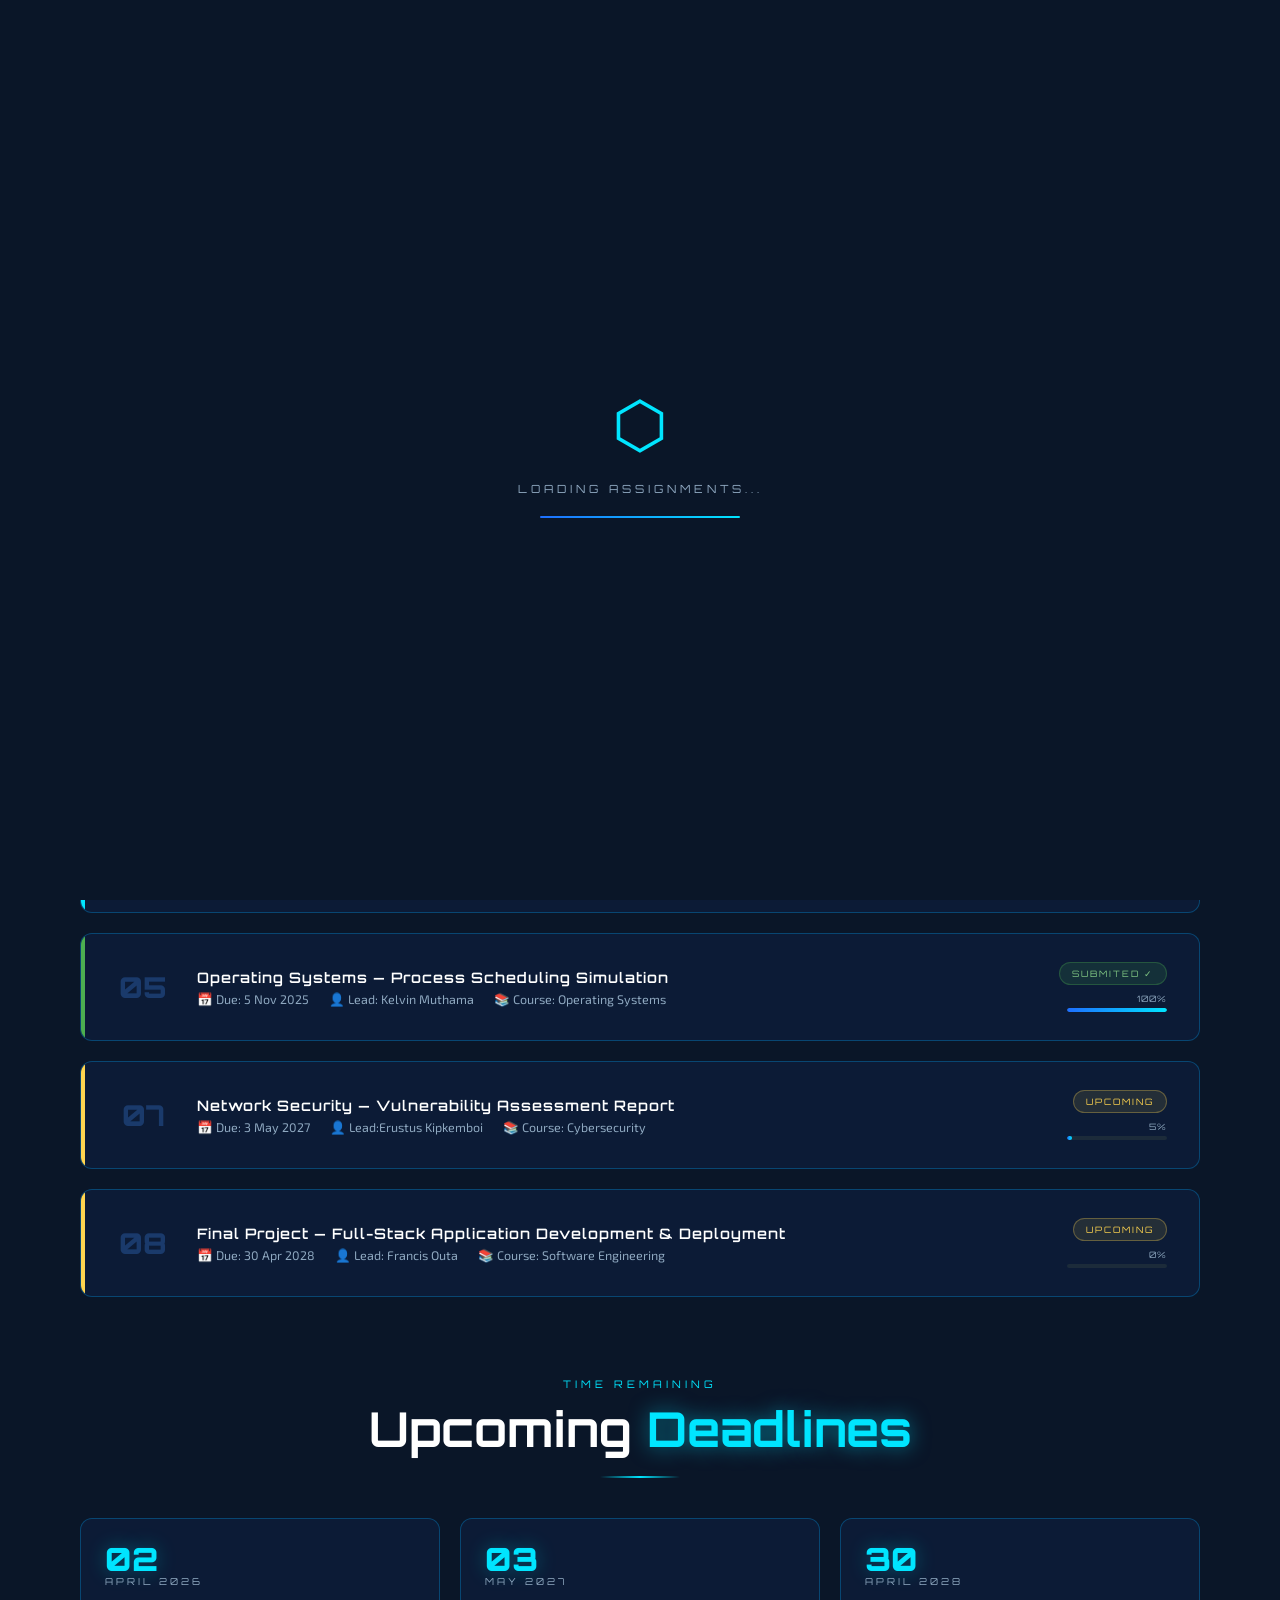
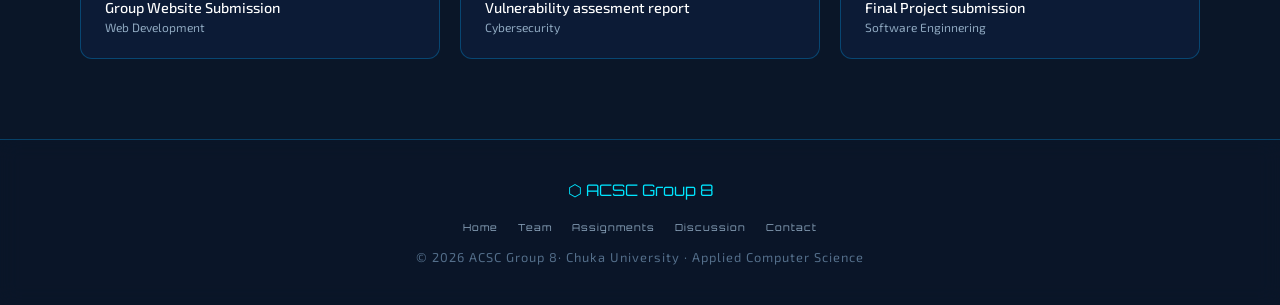
<file: assignments/assignments.html>
<!DOCTYPE html>
<html lang="en">
<head>
  <meta charset="UTF-8" />
  <meta name="viewport" content="width=device-width, initial-scale=1.0"/>
  <title>ACSC Group 8 | Assignments</title>
  <link rel="stylesheet" href="../style.css"/>
  <link rel="stylesheet" href="./assignments.css"/>
  <style>
    
  </style>
</head>
<body>

<div id="loading-screen">
  <div class="loader-hex">⬡</div>
  <div class="loader-text">LOADING ASSIGNMENTS...</div>
  <div class="loader-bar"><div class="loader-bar-fill"></div></div>
</div>

<nav>
  <a href="../home/index.html" class="nav-logo">ACSC<span>Group 8</span></a>
  <ul class="nav-links">
    <li><a href="../home/index.html">Home</a></li>
    <li><a href="../team/team.html">Team</a></li>
    <li><a href="../assignments/assignments.html" class="active">Assignments</a></li>
    <li><a href="../discussion/discussion.html">Discussion</a></li>
    <li><a href="../contact/contact.html">Contact</a></li>
  </ul>
  <div class="nav-hamburger">
    <span></span><span></span><span></span>
  </div>
</nav>

<main>
  <div class="page-hero">
    <div class="container">
      <span class="section-tag">Academic Track</span>
      <h1>Group <span class="text-cyan">Assignments</span></h1>
      <p>Stay on top of deadlines, track progress, and submit with confidence. Every task, every milestone — all in one place.</p>
    </div>
  </div>

  <div class="container">
    <!-- FILTERS -->
    <div class="filter-tabs reveal">
      <button class="filter-tab active" onclick="filterAssignments('all', this)">All</button>
      <button class="filter-tab" onclick="filterAssignments('active', this)">In Progress</button>
      <button class="filter-tab" onclick="filterAssignments('done', this)">Completed</button>
      <button class="filter-tab" onclick="filterAssignments('pending', this)">Upcoming</button>
    </div>

    <!-- ASSIGNMENT LIST -->
    <div class="assignments-list" id="assignments-list">

      <div class="assignment-card status-done reveal" data-status="done">
        <div class="assignment-number">01</div>
        <div class="assignment-info">
          <h3>Introduction to Web Technologies — HTML & CSS Basics</h3>
          <div class="meta">
            <span class="meta-item">📅 Due: 15 Mar 2026</span>
            <span class="meta-item">👤 Lead: Eric Ndiritu</span>
            <span class="meta-item">📚 Course: Web Development</span>
          </div>
        </div>
        <div class="assignment-status">
          <span class="status-badge badge-done">Submitted ✓</span>
          <div class="progress-wrap">
            <div class="progress-label">100%</div>
            <div class="progress-bar"><div class="progress-fill" style="width:100%"></div></div>
          </div>
        </div>
      </div>

      <div class="assignment-card status-done reveal" data-status="done">
        <div class="assignment-number">02</div>
        <div class="assignment-info">
          <h3>Database Design — Entity Relationship Diagrams & Normalization</h3>
          <div class="meta">
            <span class="meta-item">📅 Due: 28 Feb 2024</span>
            <span class="meta-item">👤 Lead: Caleb Otieno</span>
            <span class="meta-item">📚 Course: Database Systems</span>
          </div>
        </div>
        <div class="assignment-status">
          <span class="status-badge badge-done">Submitted ✓</span>
          <div class="progress-wrap">
            <div class="progress-label">100%</div>
            <div class="progress-bar"><div class="progress-fill" style="width:100%"></div></div>
          </div>
        </div>
      </div>

      <div class="assignment-card status-done reveal" data-status="done">
        <div class="assignment-number">03</div>
        <div class="assignment-info">
          <h3>Algorithm Analysis — Sorting Algorithms & Big-O Complexity</h3>
          <div class="meta">
            <span class="meta-item">📅 Due: 10 Apr 2026</span>
            <span class="meta-item">👤 Lead: Asha Wambui</span>
            <span class="meta-item">📚 Course: Data Structures & Algorithms</span>
          </div>
        </div>
        <div class="assignment-status">
          <span class="status-badge badge-done">Submitted ✓</span>
          <div class="progress-wrap">
            <div class="progress-label">100%</div>
            <div class="progress-bar"><div class="progress-fill" style="width:100%"></div></div>
          </div>
        </div>
      </div>

      <div class="assignment-card status-active reveal" data-status="active">
        <div class="assignment-number">04</div>
        <div class="assignment-info">
          <h3>Group Website — Design & Development with HTML, CSS & JavaScript</h3>
          <div class="meta">
            <span class="meta-item">📅 Due: 2 Apr 2026</span>
            <span class="meta-item">👤 Lead: John Macharia</span>
            <span class="meta-item">📚 Course: Web Development</span>
          </div>
        </div>
        <div class="assignment-status">
          <span class="status-badge badge-active">In Progress</span>
          <div class="progress-wrap">
            <div class="progress-label">85%</div>
            <div class="progress-bar"><div class="progress-fill" style="width:85%"></div></div>
          </div>
        </div>
      </div>

      <div class="assignment-card status-done reveal" data-status="done">
        <div class="assignment-number">05</div>
        <div class="assignment-info">
          <h3>Operating Systems — Process Scheduling Simulation</h3>
          <div class="meta">
            <span class="meta-item">📅 Due: 5 Nov 2025</span>
            <span class="meta-item">👤 Lead: Kelvin Muthama</span>
            <span class="meta-item">📚 Course: Operating Systems</span>
          </div>
        </div>
        <div class="assignment-status">
          <span class="status-badge badge-done">Submited ✓</span>
          <div class="progress-wrap">
            <div class="progress-label">100%</div>
            <div class="progress-bar"><div class="progress-fill" style="width:100%"></div></div>
          </div>
        </div>
      </div>

      
      <div class="assignment-card status-pending reveal" data-status="pending">
        <div class="assignment-number">07</div>
        <div class="assignment-info">
          <h3>Network Security — Vulnerability Assessment Report</h3>
          <div class="meta">
            <span class="meta-item">📅 Due: 3 May 2027</span>
            <span class="meta-item">👤 Lead:Erustus Kipkemboi</span>
            <span class="meta-item">📚 Course: Cybersecurity</span>
          </div>
        </div>
        <div class="assignment-status">
          <span class="status-badge badge-pending">Upcoming</span>
          <div class="progress-wrap">
            <div class="progress-label">5%</div>
            <div class="progress-bar"><div class="progress-fill" style="width:5%"></div></div>
          </div>
        </div>
      </div>

      <div class="assignment-card status-pending reveal" data-status="pending">
        <div class="assignment-number">08</div>
        <div class="assignment-info">
          <h3>Final Project — Full-Stack Application Development & Deployment</h3>
          <div class="meta">
            <span class="meta-item">📅 Due: 30 Apr 2028</span>
            <span class="meta-item">👤 Lead: Francis Outa</span>
            <span class="meta-item">📚 Course: Software Engineering</span>
          </div>
        </div>
        <div class="assignment-status">
          <span class="status-badge badge-pending">Upcoming</span>
          <div class="progress-wrap">
            <div class="progress-label">0%</div>
            <div class="progress-bar"><div class="progress-fill" style="width:0%"></div></div>
          </div>
        </div>
      </div>

    </div>

    <!-- UPCOMING DEADLINES -->
    <div class="section-header reveal">
      <span class="section-tag">Time Remaining</span>
      <h2 class="section-title">Upcoming <span class="highlight">Deadlines</span></h2>
      <div class="section-line"></div>
    </div>

    <div class="deadlines-grid">
      <div class="deadline-card reveal">
        <div class="deadline-date">02</div>
        <div class="deadline-month">April 2026</div>
        <div class="deadline-title">Group Website Submission</div>
        <div class="deadline-course">Web Development</div>
      </div>
      <div class="deadline-card reveal" data-delay="150">
        <div class="deadline-date">03</div>
        <div class="deadline-month">May 2027</div>
        <div class="deadline-title">Vulnerability assesment report</div>
        <div class="deadline-course">Cybersecurity</div>
      </div>
      <div class="deadline-card reveal" data-delay="300">
        <div class="deadline-date">30</div>
        <div class="deadline-month">April 2028</div>
        <div class="deadline-title">Final Project submission</div>
        <div class="deadline-course">Software Enginnering</div>
      </div>
    </div>

  </div>
</main>

<footer>
  <span class="footer-logo">⬡ ACSC Group 8</span>
  <ul class="footer-links">
    <li><a href="../home/index.html">Home</a></li>
    <li><a href="../team/team.html">Team</a></li>
    <li><a href="../assignments/assignments.html">Assignments</a></li>
    <li><a href="../discussion/discussion.html">Discussion</a></li>
    <li><a href="../contact/contact.html">Contact</a></li>
  </ul>
  <p>© 2026 ACSC Group 8· Chuka University · Applied Computer Science </p>
</footer>

<script src="../script.js"></script>
<script src="./assignments.js" ></script>
</body>
</html>
</file>
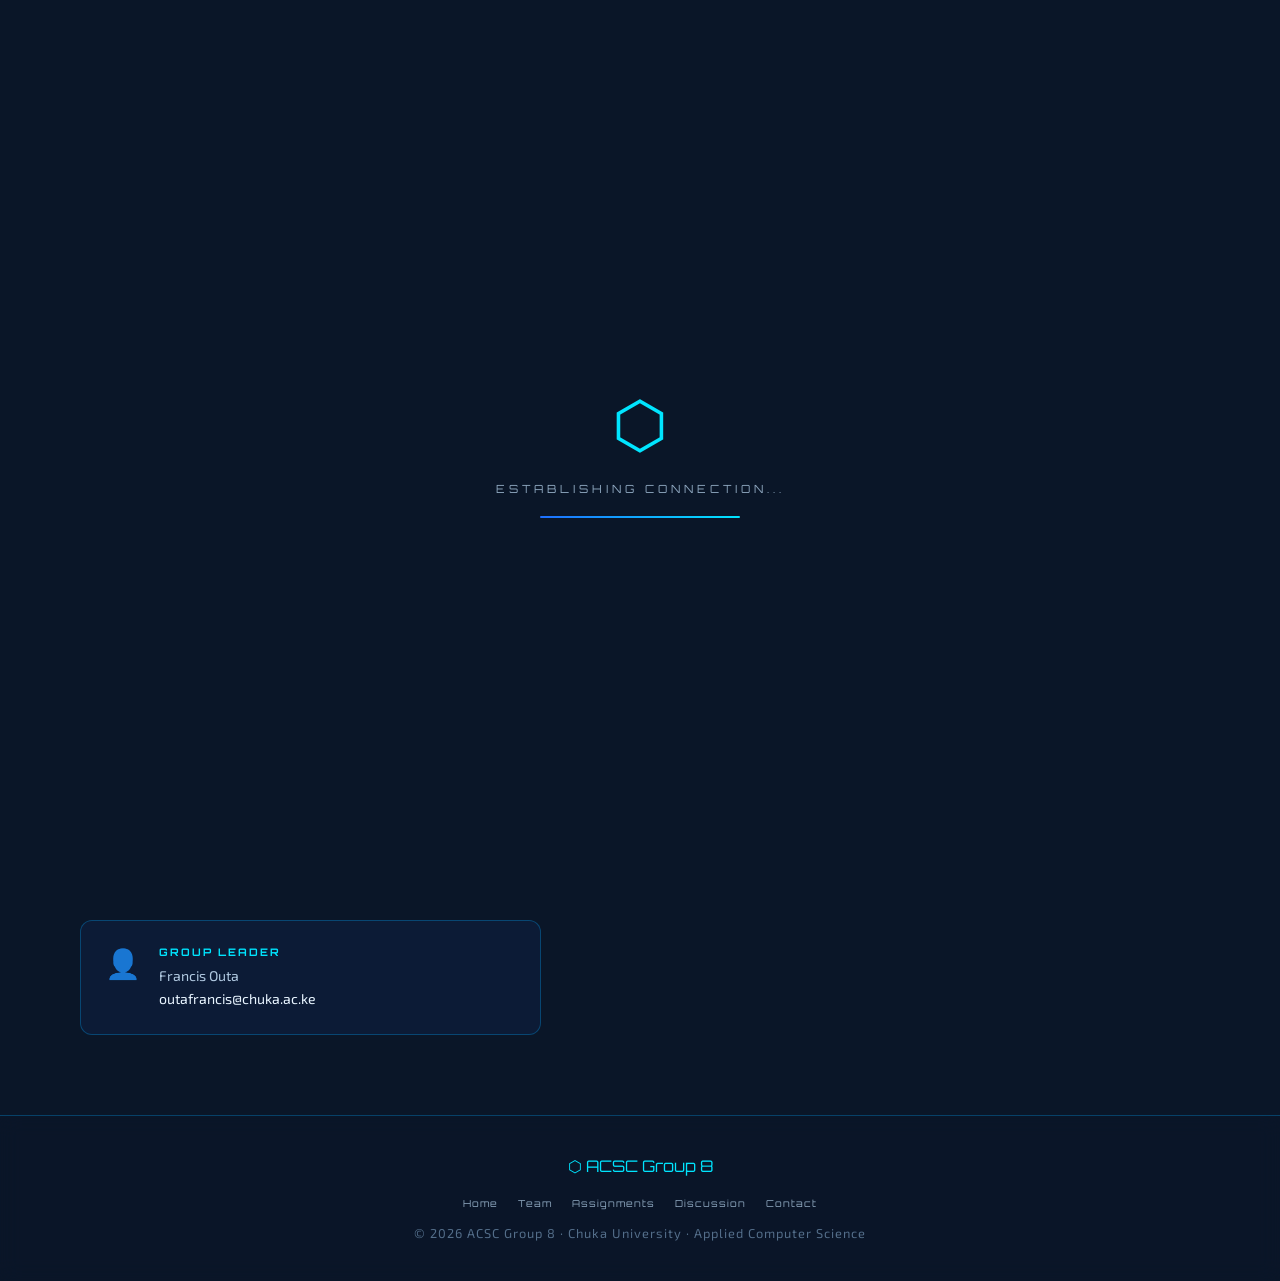
<file: contact/contact.html>
<!DOCTYPE html>
<html lang="en">
<head>
  <meta charset="UTF-8" />
  <meta name="viewport" content="width=device-width, initial-scale=1.0"/>
  <title>ACSC Group 8 | Contact</title>
  <link rel="stylesheet" href="../style.css"/>
  <link rel="stylesheet" href="contact.css"/>
  <style>
    
  </style>
</head>
<body>

<div id="loading-screen">
  <div class="loader-hex">⬡</div>
  <div class="loader-text">ESTABLISHING CONNECTION...</div>
  <div class="loader-bar"><div class="loader-bar-fill"></div></div>
</div>

<nav>
  <a href="../home/index.html" class="nav-logo">ACSC<span>Group 8</span></a>
  <ul class="nav-links">
    <li><a href="../home/index.html">Home</a></li>
    <li><a href="../team/team.html">Team</a></li>
    <li><a href="../assignments/assignments.html">Assignments</a></li>
    <li><a href="../discussion/discussion.html">Discussion</a></li>
    <li><a href="../contact/contact.html" class="active">Contact</a></li>
  </ul>
  <div class="nav-hamburger">
    <span></span><span></span><span></span>
  </div>
</nav>

<main>
  <div class="page-hero">
    <div class="container">
      <span class="section-tag">Get in Touch</span>
      <h1>Contact <span class="text-cyan">& Resources</span></h1>
      <p>Reach out to the group, find our social channels, or access helpful academic resources all in one place.</p>
    </div>
  </div>

  <div class="container">
    <!-- CONTACT SECTION -->
    <div class="contact-layout">

      <!-- INFO CARDS -->
      <div class="contact-info-block">
        <div class="info-card reveal">
          <div class="info-icon">🏛️</div>
          <div class="info-details">
            <h4>Institution</h4>
            <p>Chuka University <br>Faculty of Science And Technology<br>Department of Computer Science</p>
          </div>
        </div>

        <div class="info-card reveal" data-delay="100">
          <div class="info-icon">📧</div>
          <div class="info-details">
            <h4>Group Email</h4>
            <p><a target="_blank" href="mailto:devmacharia7@gmail.com">acscgroup8@chuka.ac.ke</a></p>
          </div>
        </div>

        <div class="info-card reveal" data-delay="200">
          <div class="info-icon">💬</div>
          <div class="info-details">
            <h4>WhatsApp Group</h4>
            <p>Acsc group 8<br><a href="https://chat.whatsapp.com/LAIdqX4ouF4GajeTQxasT4">Join via invite link →</a></p>
          </div>
        </div>

        <div class="info-card reveal" data-delay="300">
          <div class="info-icon">📍</div>
          <div class="info-details">
            <h4>Campus Location</h4>
            <p>Main Campus, Ndagani<br>Computer Lab 4, Science Tution Complex<br>Meeting Hours: Mon–Fri, 5–8 PM</p>
          </div>
        </div>

        <div class="info-card reveal" data-delay="400">
          <div class="info-icon">👤</div>
          <div class="info-details">
            <h4>Group Leader</h4>
            <p>Francis Outa<br><a href="mailto:outafrancis@chuka.ac.ke">outafrancis@chuka.ac.ke</a></p>
          </div>
        </div>
      </div>

      <!-- CONTACT FORM -->
      <div class="contact-form-card reveal" data-delay="200">
        <div id="form-main">
          <div class="form-title">Send Us a Message</div>

          <div class="form-row">
            <div class="form-group">
              <label class="form-label">Your Name</label>
              <input type="text" class="form-control" id="fname" placeholder="Full name..." />
            </div>
            <div class="form-group">
              <label class="form-label">Email</label>
              <input type="email" class="form-control" id="femail" placeholder="your@email.com" />
            </div>
          </div>

          <div class="form-group">
            <label class="form-label">Subject</label>
            <select class="form-control" id="fsubject">
              <option value="">Select a topic...</option>
              <option>Assignment Inquiry</option>
              <option>Group Collaboration</option>
              <option>Website Feedback</option>
              <option>Resource Request</option>
              <option>Other</option>
            </select>
          </div>

          <div class="form-group">
            <label class="form-label">Message</label>
            <textarea class="form-control" id="fmessage" placeholder="Type your message here..."></textarea>
          </div>

          <button class="btn btn-primary form-submit" onclick="submitForm()">⬡ Send Message</button>
        </div>

        <div class="form-success" id="form-success">
          <div class="success-icon">✅</div>
          <h3>Message Sent!</h3>
          <p>Thanks for reaching out! A member of NexGen CS Group will get back to you shortly.</p>
        </div>
      </div>
    </div>

    
  </div>
</main>

<footer>
  <span class="footer-logo">⬡ ACSC Group 8</span>
  <ul class="footer-links">
    <li><a href="../home/index.html">Home</a></li>
    <li><a href="../team/team.html">Team</a></li>
    <li><a href="../assignments/assignments.html">Assignments</a></li>
    <li><a href="../discussion/discussion.html">Discussion</a></li>
    <li><a href="../contact/contact.html">Contact</a></li>
  </ul>
  <p>© 2026 ACSC Group 8 · Chuka University · Applied Computer Science </p>
</footer>

<script src="../script.js"></script>
<script src="./contact.js"></script>
</body>
</html>
</file>
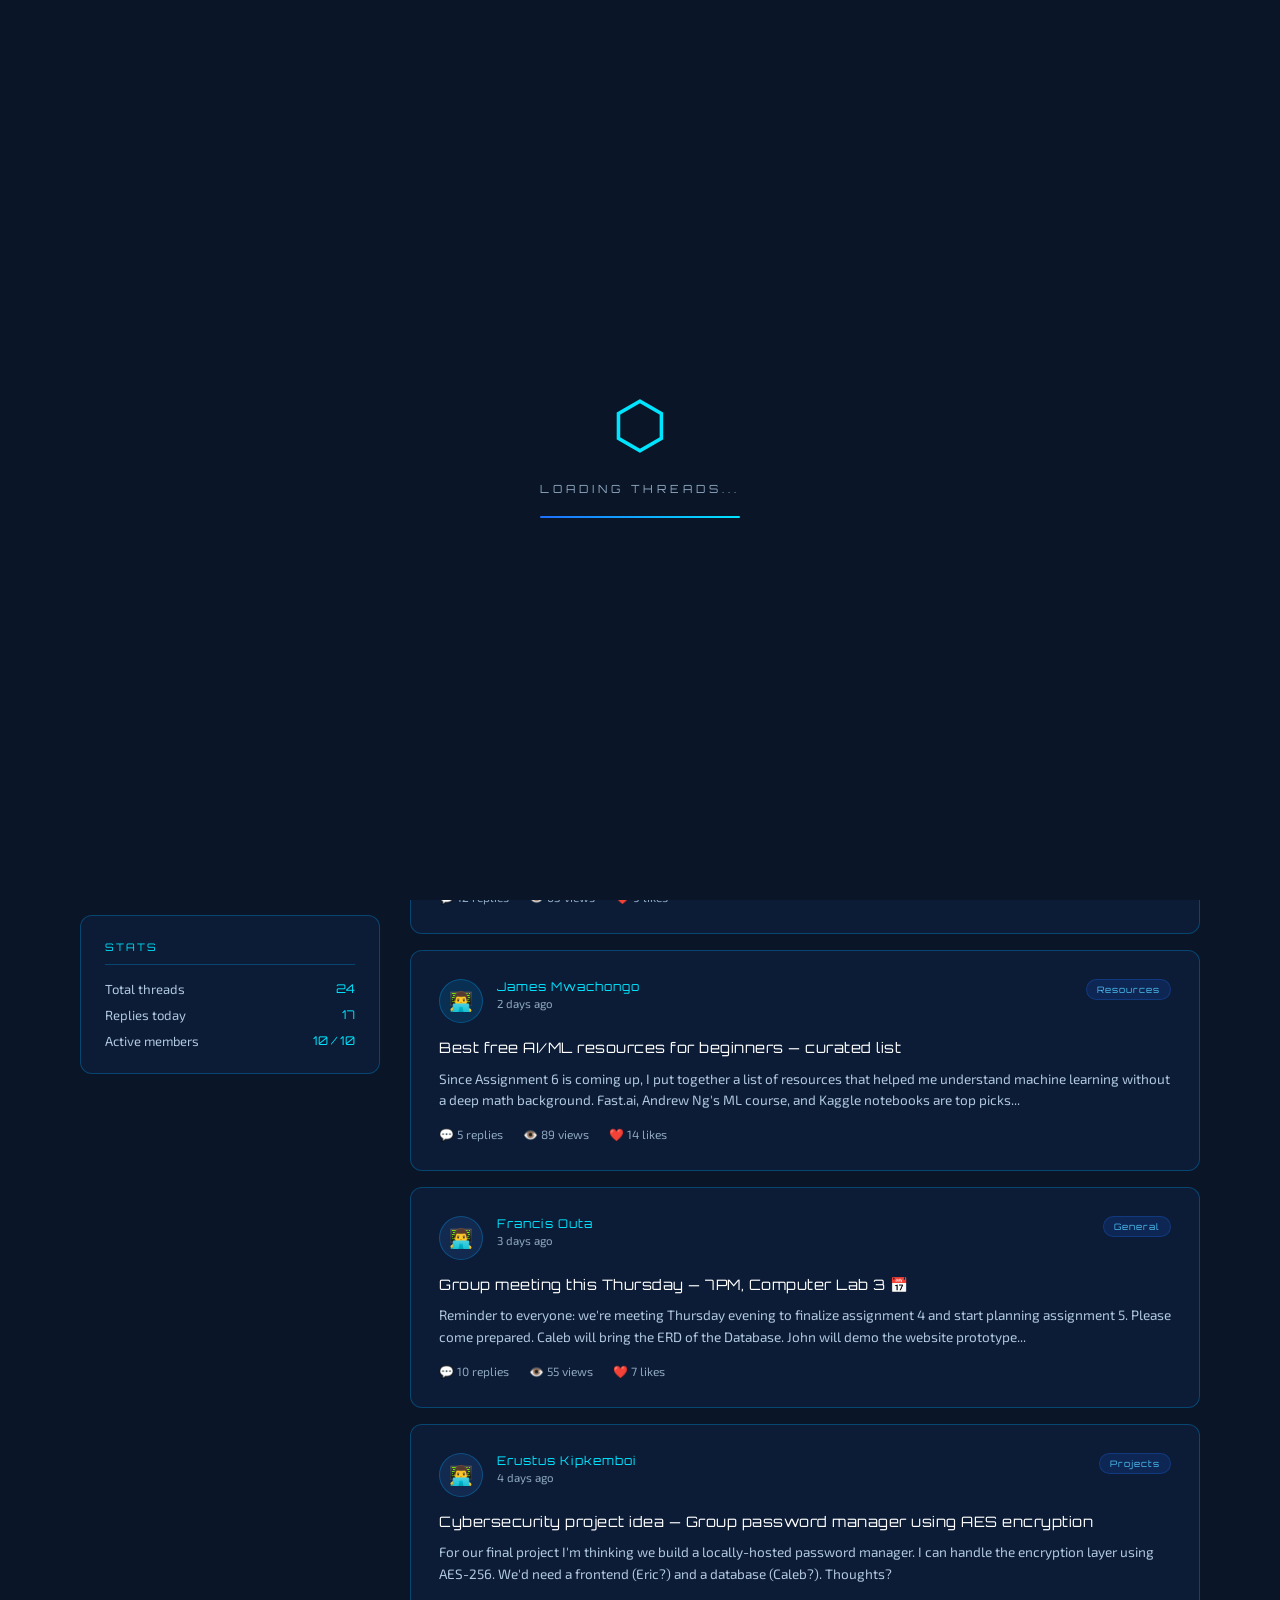
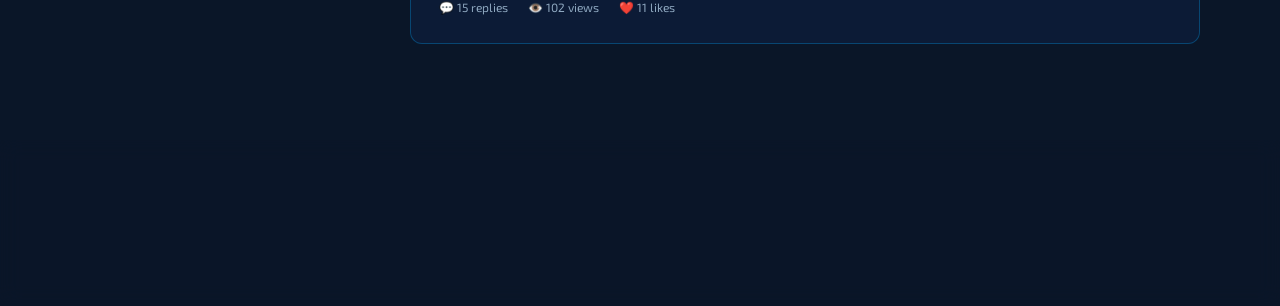
<file: discussion/discussion.html>
<!DOCTYPE html>
<html lang="en">
<head>
  <meta charset="UTF-8" />
  <meta name="viewport" content="width=device-width, initial-scale=1.0"/>
  <title>ACSC Group 8 | Discussion</title>
  <link rel="stylesheet" href="../style.css"/>
  <link rel="stylesheet" href="discussion.css"/>
  
</head>
<body>

<div id="loading-screen">
  <div class="loader-hex">⬡</div>
  <div class="loader-text">LOADING THREADS...</div>
  <div class="loader-bar"><div class="loader-bar-fill"></div></div>
</div>

<nav>
  <a href="../home/index.html" class="nav-logo">ACSC<span>Group 8</span></a>
  <ul class="nav-links">
    <li><a href="../home/index.html">Home</a></li>
    <li><a href="../team/team.html">Team</a></li>
    <li><a href="../assignments/assignments.html">Assignments</a></li>
    <li><a href="../discussion/discussion.html" class="active">Discussion</a></li>
    <li><a href="../contact/contact.html">Contact</a></li>
  </ul>
  <div class="nav-hamburger">
    <span></span><span></span><span></span>
  </div>
</nav>

<main>
  <div class="page-hero">
    <div class="container">
      <span class="section-tag">Group Collaboration</span>
      <h1>Discussion <span class="text-cyan">Board</span></h1>
      <p>Ask questions, share insights, and collaborate. Every great idea starts with a conversation.</p>
    </div>
  </div>

  <div class="container">
    <div class="discussion-layout">

      <!-- SIDEBAR -->
      <div class="sidebar reveal">
        <div class="sidebar-card">
          <div class="sidebar-title">Topics</div>
          <ul class="topic-list">
            <li>📌 General <span class="count">12</span></li>
            <li>💡 Study Help <span class="count">8</span></li>
            <li>📋 Assignments <span class="count">6</span></li>
            <li>🔬 Projects <span class="count">4</span></li>
            <li>🔗 Resources <span class="count">9</span></li>
            <li>😄 Off-Topic <span class="count">5</span></li>
          </ul>
        </div>

        <div class="sidebar-card">
          <div class="sidebar-title">Online Now</div>
          <div class="online-list">
            <div class="online-member"><div class="online-dot"></div> Asha Wambui</div>
            <div class="online-member"><div class="online-dot"></div> Francis Outa</div>
            <div class="online-member"><div class="online-dot"></div> Erustus Ngetich</div>
            <div class="online-member"><div class="online-dot"></div> Caleb Otieno</div>
          </div>
        </div>

        <div class="sidebar-card">
          <div class="sidebar-title">Stats</div>
          <div style="display:flex;flex-direction:column;gap:10px;">
            <div style="display:flex;justify-content:space-between;font-size:0.82rem;">
              <span style="color:var(--white-muted)">Total threads</span>
              <span style="color:var(--accent-cyan);font-family:var(--font-display);font-size:0.75rem;">24</span>
            </div>
            <div style="display:flex;justify-content:space-between;font-size:0.82rem;">
              <span style="color:var(--white-muted)">Replies today</span>
              <span style="color:var(--accent-cyan);font-family:var(--font-display);font-size:0.75rem;">17</span>
            </div>
            <div style="display:flex;justify-content:space-between;font-size:0.82rem;">
              <span style="color:var(--white-muted)">Active members</span>
              <span style="color:var(--accent-cyan);font-family:var(--font-display);font-size:0.75rem;">10 / 10</span>
            </div>
          </div>
        </div>
      </div>

      <!-- MAIN THREADS -->
      <div class="threads-main">

        <!-- NEW POST BAR -->
        <div class="new-post-bar reveal" onclick="openComposer()">
          <div class="new-post-avatar">✍️</div>
          <input class="new-post-input" id="quick-post" placeholder="Start discussion " readonly />
          <button class="btn btn-primary" style="padding:10px 20px;font-size:0.6rem;" onclick="openComposer()">Post</button>
        </div>

        <!-- COMPOSER -->
        <div class="post-composer" id="composer">
          <div class="composer-title">New Discussion Thread</div>
          <input class="composer-input" placeholder="Thread title..." style="min-height:44px;resize:none;margin-bottom:8px;" id="post-title" />
          <textarea class="composer-input" placeholder="Share your thoughts, questions, or ideas with the group..." id="post-body"></textarea>
          <div class="composer-actions">
            <button class="btn btn-outline" style="padding:10px 20px;font-size:0.6rem;" onclick="closeComposer()">Cancel</button>
            <button class="btn btn-primary" style="padding:10px 20px;font-size:0.6rem;" onclick="submitPost()">Post Thread</button>
          </div>
        </div>

        <!-- THREAD CARDS -->
        <div id="threads-container">

          <div class="thread-card reveal" onclick="this.style.borderColor='var(--accent-cyan)'">
            <div class="thread-header">
              <div class="thread-avatar" style="background:rgba(0,168,255,0.15)">👩‍💻</div>
              <div class="thread-meta">
                <div class="thread-author">Wanjiru Gideon</div>
                <div class="thread-time">2 hours ago</div>
              </div>
              <span class="thread-tag">Assignments</span>
            </div>
            <div class="thread-title">Website Assignment — Final Review Before Submission</div>
            <p class="thread-preview">Hey team, I've gone through the website on my laptop and mobile. Navigation works smoothly on all pages. Just want everyone to do a final check on their section before we submit Wednesday...</p>
            <div class="thread-footer">
              <span class="thread-stat">💬 8 replies</span>
              <span class="thread-stat">👁️ 47 views</span>
              <span class="thread-stat">❤️ 6 likes</span>
            </div>
          </div>

          <div class="thread-card reveal" data-delay="80">
            <div class="thread-header">
              <div class="thread-avatar" style="background:rgba(30,111,255,0.15)">👨‍💻</div>
              <div class="thread-meta">
                <div class="thread-author">Asha Wambui</div>
                <div class="thread-time">Yesterday, 6:30 PM</div>
              </div>
              <span class="thread-tag">Study Help</span>
            </div>
            <div class="thread-title">Can someone explain Dijkstra's Algorithm clearly? I keep losing track of the priority queue</div>
            <p class="thread-preview">I understand the basic concept — shortest path from source node — but implementing the min-heap priority queue in the exam context is tripping me. Is there a pattern we should memorize?</p>
            <div class="thread-footer">
              <span class="thread-stat">💬 12 replies</span>
              <span class="thread-stat">👁️ 63 views</span>
              <span class="thread-stat">❤️ 9 likes</span>
            </div>
          </div>

          <div class="thread-card reveal" data-delay="160">
            <div class="thread-header">
              <div class="thread-avatar" style="background:rgba(0,168,255,0.15)">👨‍💻</div>
              <div class="thread-meta">
                <div class="thread-author">James Mwachongo</div>
                <div class="thread-time">2 days ago</div>
              </div>
              <span class="thread-tag">Resources</span>
            </div>
            <div class="thread-title">Best free AI/ML resources for beginners — curated list</div>
            <p class="thread-preview">Since Assignment 6 is coming up, I put together a list of resources that helped me understand machine learning without a deep math background. Fast.ai, Andrew Ng's ML course, and Kaggle notebooks are top picks...</p>
            <div class="thread-footer">
              <span class="thread-stat">💬 5 replies</span>
              <span class="thread-stat">👁️ 89 views</span>
              <span class="thread-stat">❤️ 14 likes</span>
            </div>
          </div>

          <div class="thread-card reveal" data-delay="240">
            <div class="thread-header">
              <div class="thread-avatar" style="background:rgba(26,58,107,0.5)">👨‍💻</div>
              <div class="thread-meta">
                <div class="thread-author">Francis Outa</div>
                <div class="thread-time">3 days ago</div>
              </div>
              <span class="thread-tag">General</span>
            </div>
            <div class="thread-title">Group meeting this Thursday — 7PM, Computer Lab 3 📅</div>
            <p class="thread-preview">Reminder to everyone: we're meeting Thursday evening to finalize assignment 4 and start planning assignment 5. Please come prepared. Caleb will bring the ERD of the Database. John will demo the website prototype...</p>
            <div class="thread-footer">
              <span class="thread-stat">💬 10 replies</span>
              <span class="thread-stat">👁️ 55 views</span>
              <span class="thread-stat">❤️ 7 likes</span>
            </div>
          </div>

          <div class="thread-card reveal" data-delay="320">
            <div class="thread-header">
              <div class="thread-avatar" style="background:rgba(26,58,107,0.5)">👨‍💻</div>
              <div class="thread-meta">
                <div class="thread-author">Erustus Kipkemboi</div>
                <div class="thread-time">4 days ago</div>
              </div>
              <span class="thread-tag">Projects</span>
            </div>
            <div class="thread-title">Cybersecurity project idea — Group password manager using AES encryption</div>
            <p class="thread-preview">For our final project I'm thinking we build a locally-hosted password manager. I can handle the encryption layer using AES-256. We'd need a frontend (Eric?) and a database (Caleb?). Thoughts?</p>
            <div class="thread-footer">
              <span class="thread-stat">💬 15 replies</span>
              <span class="thread-stat">👁️ 102 views</span>
              <span class="thread-stat">❤️ 11 likes</span>
            </div>
          </div>

        </div>
      </div>
    </div>
  </div>
</main>

<footer>
  <span class="footer-logo">⬡ ACSC Group 8</span>
  <ul class="footer-links">
    <li><a href="../home/index.html">Home</a></li>
    <li><a href="../team/team.html">Team</a></li>
    <li><a href="../assignments/assignments.html">Assignments</a></li>
    <li><a href="../discussion/discussion.html">Discussion</a></li>
    <li><a href="../contact/contact.html">Contact</a></li>
  </ul>
  <p>© 2026 ACSc Group 8 · Chuka University  · Applied Computer Science </p>
</footer>

<script src="../script.js"></script>
<script src="./discussion.js" ></script>
</body>
</html>
</file>
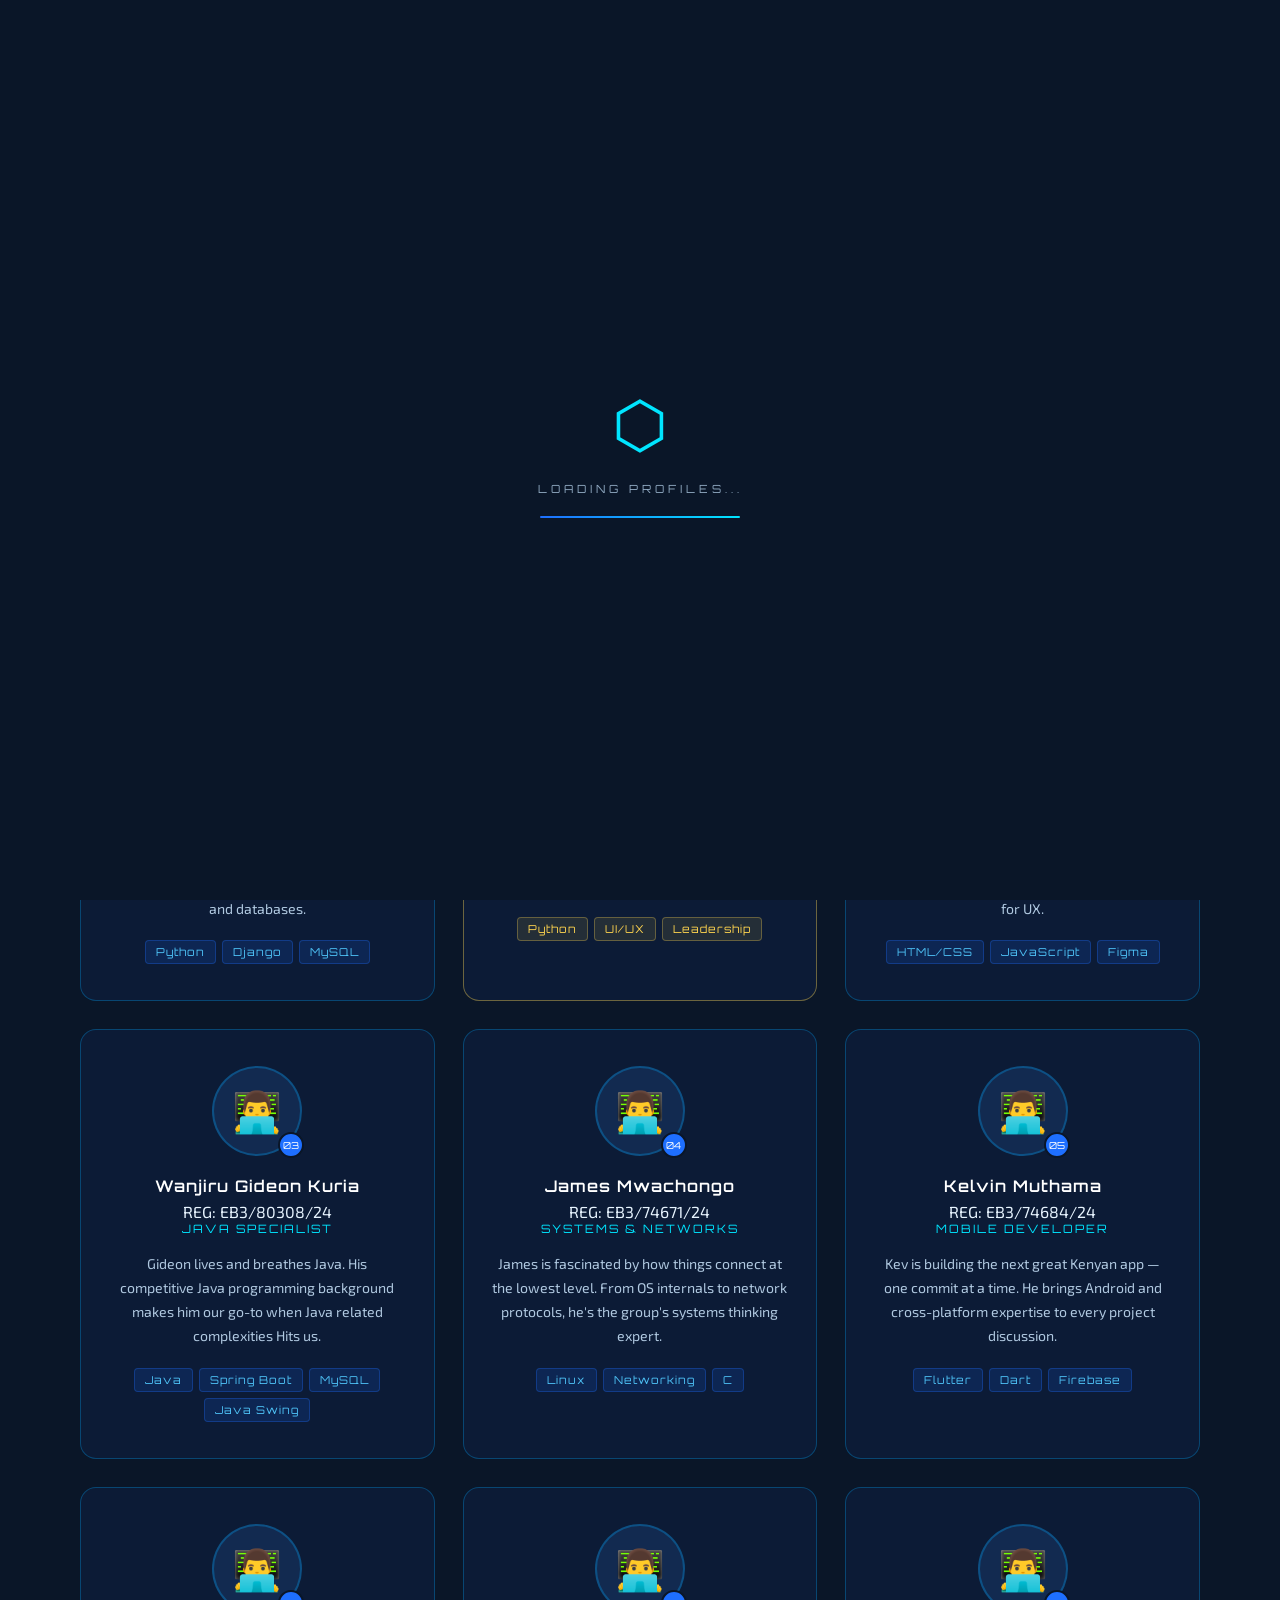
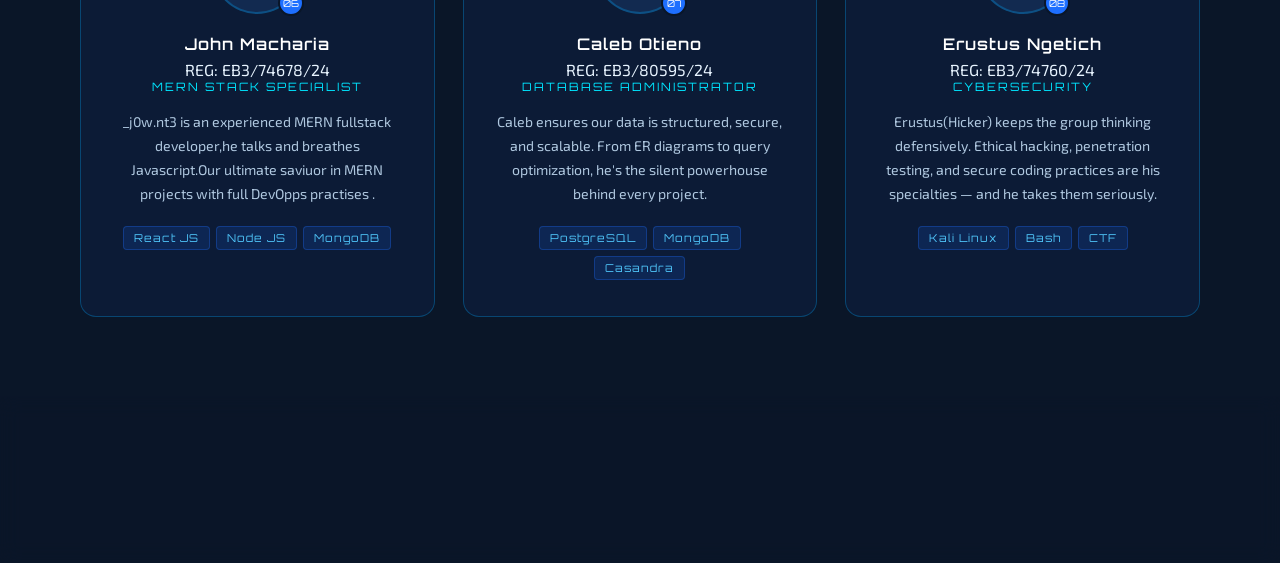
<file: team/team.html>
<!DOCTYPE html>
<html lang="en">
<head>
  <meta charset="UTF-8" />
  <meta name="viewport" content="width=device-width, initial-scale=1.0"/>
  <title>ACSC Group 8 | Team</title>
  <link rel="stylesheet" href="../style.css"/>
  <link rel="stylesheet" href="team.css"/>
  
</head>
<body>

<div id="loading-screen">
  <div class="loader-hex">⬡</div>
  <div class="loader-text">LOADING PROFILES...</div>
  <div class="loader-bar"><div class="loader-bar-fill"></div></div>
</div>

<nav>
  <a href="../home/index.html" class="nav-logo">ACSC<span>Group 8</span></a>
  <ul class="nav-links">
    <li><a href="../home/index.html">Home</a></li>
    <li><a href="../team/team.html" class="active">Team</a></li>
    <li><a href="../assignments/assignments.html">Assignments</a></li>
    <li><a href="../discussion/discussion.html">Discussion</a></li>
    <li><a href="../contact/contact.html">Contact</a></li>
  </ul>
  <div class="nav-hamburger">
    <span></span><span></span><span></span>
  </div>
</nav>

<main>
  <div class="page-hero">
    <div class="page-hero-content container">
      <span class="section-tag">The People Behind the Code</span>
      <h1>Meet the <span class="text-cyan">Team</span></h1>
      <p>Nine brilliant minds, one shared mission — to learn, build, and innovate together throughout our computer science journey.</p>
    </div>
  </div>

  <div class="container">
    <!-- LEADER BANNER -->
    <div class="leader-banner reveal">
      <div class="leader-icon">🌟</div>
      <div class="leader-info">
        <h3>Group Leader: Francis Outa</h3>
        <p>Leading ACSC Group 8 with a focus on clear communication, shared responsibility, and mutual growth. Every member contributes, every voice matters. We code as one.</p>
      </div>
    </div>

    <!-- TEAM GRID -->
    <div class="team-grid">

      <div class="member-card reveal">
        <div class="member-avatar">
          👨‍💻
          <div class="member-number">01</div>
        </div>
        <div class="member-name">Francis Outa</div>
        <div class="member-reg">REG: EB3/74675/24</div>
        <div class="member-role">Group Leader · Backend Dev</div>
        <p class="member-bio">The architect of our group's vision. Francis keeps us on track with sharp planning skills and a deep love for server-side development and databases.</p>
        <div class="member-skills">
          <span class="skill-tag">Python</span>
          <span class="skill-tag">Django</span>
          <span class="skill-tag">MySQL</span>
        </div>
      </div>

	  <!-- THE LADY MEMBER — GOLD STAR TREATMENT -->
      <div class="member-card star reveal" data-delay="320">
        <div class="member-avatar">
          👩‍💻
          <div class="member-number" style="background: var(--accent-gold); color: var(--blue-deep);">10</div>
        </div>
        <div class="member-name">Asha Wambui</div>
        <div class="member-reg">REG: EB3/74676/24</div>
        <div class="member-role">Full-Stack · Tech Lead</div>
        <p class="member-bio">Asha is the group's shining baddie —  a person everyone turns to when the code won't cooperate. Absolutely indispensable.</p>
        <div class="member-skills">
          <span class="skill-tag">Python</span>
          <span class="skill-tag">UI/UX</span>
          <span class="skill-tag">Leadership</span>
        </div>
      </div>

      <div class="member-card reveal" data-delay="80">
        <div class="member-avatar">
          👨‍💻
          <div class="member-number">02</div>
        </div>
        <div class="member-name">Eric Ndiritu</div>
        <div class="member-reg">REG: EB3/80306/24</div>
        <div class="member-role">Frontend Developer</div>
        <p class="member-bio">The visual wizard of the group. Eric turns wireframes into pixel-perfect, responsive interfaces with an eye for detail and a passion for UX.</p>
        <div class="member-skills">
          <span class="skill-tag">HTML/CSS</span>
          <span class="skill-tag">JavaScript</span>
          <span class="skill-tag">Figma</span>
        </div>
      </div>

      <div class="member-card reveal" data-delay="160">
        <div class="member-avatar">
          👨‍💻
          <div class="member-number">03</div>
        </div>
        <div class="member-name">Wanjiru Gideon Kuria</div>
        <div class="member-reg">REG: EB3/80308/24 </div>
        <div class="member-role">Java Specialist</div>
        <p class="member-bio">Gideon lives and breathes Java. His competitive Java programming background makes him our go-to when Java related complexities Hits us.</p>
        <div class="member-skills">
          <span class="skill-tag">Java</span>
          <span class="skill-tag">Spring Boot</span>
          <span class="skill-tag">MySQL</span>
          <span class="skill-tag">Java Swing</span>
        </div>
      </div>

      <div class="member-card reveal" data-delay="80">
        <div class="member-avatar">
          👨‍💻
          <div class="member-number">04</div>
        </div>
        <div class="member-name">James Mwachongo</div>
        <div class="member-reg">REG: EB3/74671/24</div>
        <div class="member-role">Systems & Networks</div>
        <p class="member-bio">James is fascinated by how things connect at the lowest level. From OS internals to network protocols, he's the group's systems thinking expert.</p>
        <div class="member-skills">
          <span class="skill-tag">Linux</span>
          <span class="skill-tag">Networking</span>
          <span class="skill-tag">C</span>
        </div>
      </div>

      <div class="member-card reveal" data-delay="160">
        <div class="member-avatar">
          👨‍💻
          <div class="member-number">05</div>
        </div>
        <div class="member-name">Kelvin Muthama</div>
        <div class="member-reg">REG: EB3/74684/24</div>
        <div class="member-role">Mobile Developer</div>
        <p class="member-bio">Kev is building the next great Kenyan app — one commit at a time. He brings Android and cross-platform expertise to every project discussion.</p>
        <div class="member-skills">
          <span class="skill-tag">Flutter</span>
          <span class="skill-tag">Dart</span>
          <span class="skill-tag">Firebase</span>
        </div>
      </div>

      <div class="member-card reveal" data-delay="240">
        <div class="member-avatar">
          👨‍💻
          <div class="member-number">06</div>
        </div>
        <div class="member-name">John Macharia</div>
        <div class="member-reg">REG: EB3/74678/24</div>
        <div class="member-role">MERN Stack Specialist</div>
        <p class="member-bio">_j0w.nt3 is an experienced MERN fullstack developer,he talks and breathes Javascript.Our ultimate saviuor in MERN projects with full DevOpps practises .</p>
        <div class="member-skills">
          <span class="skill-tag">React JS</span>
          <span class="skill-tag">Node JS</span>
          <span class="skill-tag">MongoDB</span>
        </div>
      </div>

      <div class="member-card reveal" data-delay="80">
        <div class="member-avatar">
          👨‍💻
          <div class="member-number">07</div>
        </div>
        <div class="member-name">Caleb Otieno</div>
        <div class="member-reg">REG: EB3/80595/24</div>
        <div class="member-role">Database Administrator</div>
        <p class="member-bio">Caleb ensures our data is structured, secure, and scalable. From ER diagrams to query optimization, he's the silent powerhouse behind every project.</p>
        <div class="member-skills">
          <span class="skill-tag">PostgreSQL</span>
          <span class="skill-tag">MongoDB</span>
          <span class="skill-tag">Casandra</span>
        </div>
      </div>

      <div class="member-card reveal" data-delay="160">
        <div class="member-avatar">
          👨‍💻
          <div class="member-number">08</div>
        </div>
        <div class="member-name">Erustus Ngetich</div>
        <div class="member-reg">REG: EB3/74760/24</div>
        <div class="member-role">Cybersecurity</div>
        <p class="member-bio">Erustus(Hicker) keeps the group thinking defensively. Ethical hacking, penetration testing, and secure coding practices are his specialties — and he takes them seriously.</p>
        <div class="member-skills">
          <span class="skill-tag">Kali Linux</span>
          <span class="skill-tag">Bash</span>
          <span class="skill-tag">CTF</span>
        </div>
      </div>

      

      

    </div>
  </div>
</main>

<footer>
  <span class="footer-logo">⬡ ACSC Group 8</span>
  <ul class="footer-links">
    <li><a href="../home/index.html">Home</a></li>
    <li><a href="../team/team.html">Team</a></li>
    <li><a href="../assignments/assignments.html">Assignments</a></li>
    <li><a href="../discussion/discussion.html">Discussion</a></li>
    <li><a href="../contact/contact.html">Contact</a></li>
  </ul>
  <p>© 2026 ACSC Group 8 · Chuka University  · Applied Computer Science </p>
</footer>

<script src="../script.js"></script>
</body>
</html>
</file>
<file: style.css>
@import url('https://fonts.googleapis.com/css2?family=Orbitron:wght@400;600;700;900&family=Exo+2:wght@300;400;500;600&display=swap');

:root {
  --blue-deep: #0a1628;
  --blue-dark: #0d1f3c;
  --blue-mid: #1a3a6b;
  --blue-bright: #1e6fff;
  --blue-electric: #00a8ff;
  --blue-glow: #4fc3f7;
  --slate-dark: #1c2b3a;
  --slate-mid: #2d4a6b;
  --slate-light: #546e8a;
  --slate-pale: #8fa8c0;
  --white: #ffffff;
  --white-dim: #e8f4ff;
  --white-muted: #b0c8e0;
  --accent-cyan: #00e5ff;
  --accent-gold: #ffd54f;
  --grid-line: rgba(0, 168, 255, 0.08);
  --glow-shadow: 0 0 20px rgba(0, 168, 255, 0.1);
  --card-bg: rgba(13, 31, 60, 0.7);
  --glass: rgba(26, 58, 107, 0.3);
  --border-glow: rgba(0, 168, 255, 0.3);
  --font-display: 'Orbitron', monospace;
  --font-body: 'Exo 2', sans-serif;
}

* {
  margin: 0;
  padding: 0;
  box-sizing: border-box;
}

html {
  scroll-behavior: smooth;
}

body {
  font-family: var(--font-body);
  background-color: var(--blue-deep);
  color: var(--white-dim);
  min-height: 100vh;
  overflow-x: hidden;
  position: relative;
}

/* ---- ANIMATED GRID BACKGROUND ---- */
body::before {
  content: '';
  position: fixed;
  inset: 0;
  background-image:
    linear-gradient(var(--grid-line) 1px, transparent 0.5px),
    linear-gradient(90deg, var(--grid-line) 1px, transparent 0.5px);
  background-size: 50px 50px;
  
  pointer-events: none;
  z-index: 0;
}

body::after {
  content: '';
  position: fixed;
  inset: 0;
  background: radial-gradient(ellipse at 20% 20%, rgba(30, 111, 255, 0.12) 0%, transparent 60%),
              radial-gradient(ellipse at 80% 80%, rgba(0, 168, 255, 0.08) 0%, transparent 60%);
  pointer-events: none;
  z-index: 0;
}

@keyframes gridMove {
  0% { transform: translate(2px, 2px); }
  100% { transform: translate(50px, 50px); }
}

/* ---- NAVBAR ---- */
nav {
  position: fixed;
  top: 0;
  left: 0;
  right: 0;
  z-index: 1000;
  display: flex;
  align-items: center;
  justify-content: space-between;
  padding: 0 40px;
  height: 70px;
  background: rgba(10, 22, 40, 0.9);
  backdrop-filter: blur(20px);
  border-bottom: 1px solid var(--border-glow);
  box-shadow: 0 4px 30px rgba(0, 0, 0, 0.5);
}

.nav-logo {
  font-family: var(--font-display);
  font-size: 1.2rem;
  font-weight: 700;
  color: var(--accent-cyan);
  text-decoration: none;
  letter-spacing: 2px;
  display: flex;
  align-items: center;
  gap: 10px;
}

.nav-logo span {
  color: var(--white);
}

.nav-logo::before {
  content: '⬡';
  font-size: 1.4rem;
  
}

@keyframes pulse {
  0%, 100% { opacity: 1; transform: scale(1); }
  50% { opacity: 0.6; transform: scale(0.9); }
}

.nav-links {
  display: flex;
  list-style: none;
  gap: 8px;
}

.nav-links a {
  font-family: var(--font-display);
  font-size: 0.65rem;
  letter-spacing: 1.5px;
  color: var(--white-muted);
  text-decoration: none;
  padding: 8px 16px;
  border: 1px solid transparent;
  border-radius: 4px;
  transition: all 0.3s ease;
  text-transform: uppercase;
  position: relative;
  overflow: hidden;
}

.nav-links a::before {
  content: '';
  position: absolute;
  bottom: 0;
  left: 0;
  width: 0;
  height: 2px;
  background: var(--accent-cyan);
  transition: width 0.3s ease;
}

.nav-links a:hover::before,
.nav-links a.active::before {
  width: 100%;
}

.nav-links a:hover,
.nav-links a.active {
  color: var(--accent-cyan);
  border-color: var(--border-glow);
  background: rgba(0, 168, 255, 0.08);
  text-shadow: 0 0 10px rgba(0, 229, 255, 0.5);
}

.nav-hamburger {
  display: none;
  flex-direction: column;
  gap: 5px;
  cursor: pointer;
  padding: 5px;
}

.nav-hamburger span {
  display: block;
  width: 25px;
  height: 2px;
  background: var(--accent-cyan);
  transition: all 0.3s;
}

/* ---- MAIN CONTENT WRAPPER ---- */
main {
  position: relative;
  z-index: 1;
  padding-top: 70px;
  min-height: 100vh;
}

/* ---- SECTION HEADERS ---- */
.section-header {
  text-align: center;
  margin-bottom: 40px;
}

.section-tag {
  font-family: var(--font-display);
  font-size: 0.65rem;
  letter-spacing: 4px;
  color: var(--accent-cyan);
  text-transform: uppercase;
  display: block;
  margin-bottom: 12px;
}

.section-title {
  font-family: var(--font-display);
  font-size: clamp(1.8rem, 4vw, 3rem);
  font-weight: 700;
  color: var(--white);
  line-height: 1.1;
}

.section-title .highlight {
  color: var(--accent-cyan);
  text-shadow: 0 0 20px rgba(0, 229, 255, 0.5);
}

.section-line {
  width: 80px;
  height: 2px;
  background: linear-gradient(90deg, transparent, var(--accent-cyan), transparent);
  margin: 20px auto 0;
}

/* ---- GLASS CARDS ---- */
.card {
  background: var(--card-bg);
  border: 1px solid var(--border-glow);
  border-radius: 12px;
  padding: 30px;
  backdrop-filter: blur(10px);
  transition: all 0.4s ease;
  position: relative;
  overflow: hidden;
}

.card::before {
  content: '';
  position: absolute;
  top: 0;
  left: 0;
  right: 0;
  height: 2px;
  background: linear-gradient(90deg, transparent, var(--accent-cyan), transparent);
  opacity: 0;
  transition: opacity 0.4s;
}

.card:hover {
  border-color: var(--blue-glow);
  box-shadow: var(--glow-shadow), 0 8px 40px rgba(0,0,0,0.4);
  transform: translateY(-4px);
}

.card:hover::before {
  opacity: 1;
}

/* ---- BUTTONS ---- */
.btn {
  font-family: var(--font-display);
  font-size: 0.7rem;
  letter-spacing: 2px;
  text-transform: uppercase;
  padding: 14px 30px;
  border-radius: 4px;
  border: none;
  cursor: pointer;
  text-decoration: none;
  display: inline-flex;
  align-items: center;
  gap: 10px;
  transition: all 0.3s ease;
  position: relative;
  overflow: hidden;
}

.btn-primary {
  background: linear-gradient(135deg, var(--blue-bright), var(--blue-electric));
  color: white;
  box-shadow: 0 0 20px rgba(30, 111, 255, 0.4);
}

.btn-primary:hover {
  box-shadow: 0 0 35px rgba(30, 111, 255, 0.3), 0 4px 15px rgba(0,0,0,0.3);
  
}

.btn-outline {
  background: transparent;
  color: var(--accent-cyan);
  border: 1px solid var(--accent-cyan);
}

.btn-outline:hover {
  background: rgba(0, 229, 255, 0.1);
  box-shadow: 0 0 20px rgba(0, 229, 255, 0.2);
}

/* ---- FOOTER ---- */
footer {
  position: relative;
  z-index: 1;
  text-align: center;
  padding: 40px;
  border-top: 1px solid var(--border-glow);
  background: rgba(10, 22, 40, 0.8);
  backdrop-filter: blur(10px);
}

footer p {
  font-size: 0.8rem;
  color: var(--slate-light);
  letter-spacing: 1px;
}

footer .footer-logo {
  font-family: var(--font-display);
  font-size: 1rem;
  color: var(--accent-cyan);
  margin-bottom: 12px;
  display: block;
}

footer .footer-links {
  display: flex;
  justify-content: center;
  gap: 20px;
  margin: 15px 0;
  list-style: none;
}

footer .footer-links a {
  font-size: 0.75rem;
  color: var(--slate-pale);
  text-decoration: none;
  transition: color 0.3s;
  letter-spacing: 1px;
  font-family: var(--font-display);
  font-size: 0.6rem;
}

footer .footer-links a:hover {
  color: var(--accent-cyan);
}

/* ---- ANIMATIONS ---- */
@keyframes fadeInUp {
  from { opacity: 0; transform: translateY(30px); }
  to { opacity: 1; transform: translateY(0); }
}

@keyframes fadeInLeft {
  from { opacity: 0; transform: translateX(-30px); }
  to { opacity: 1; transform: translateX(0); }
}

@keyframes fadeInRight {
  from { opacity: 0; transform: translateX(30px); }
  to { opacity: 1; transform: translateX(0); }
}

@keyframes scanline {
  0% { transform: translateY(-100%); }
  100% { transform: translateY(100vh); }
}

@keyframes float {
  0%, 100% { transform: translateY(0px); }
  50% { transform: translateY(-10px); }
}

@keyframes glitch {
  0%, 100% { text-shadow: 0 0 10px var(--accent-cyan); transform: translateX(0); }
  20% { text-shadow: -2px 0 rgba(255,0,0,0.6), 2px 0 rgba(0,255,255,0.6); transform: translateX(-2px); }
  40% { text-shadow: 2px 0 rgba(255,0,0,0.6), -2px 0 rgba(0,255,255,0.6); transform: translateX(2px); }
  60% { text-shadow: 0 0 10px var(--accent-cyan); transform: translateX(0); }
}

@keyframes spin {
  from { transform: rotate(0deg); }
  to { transform: rotate(360deg); }
}

@keyframes blink {
  0%, 100% { opacity: 1; }
  50% { opacity: 0; }
}

/* ---- SCROLL REVEAL CLASSES ---- */
.reveal {
  opacity: 0;
  transform: translateY(30px);
  transition: all 0.7s ease;
}
.reveal.visible {
  opacity: 1;
  transform: translateY(0);
}

/* ---- UTILITY ---- */
.container {
  max-width: 1200px;
  margin: 0 auto;
  padding: 0 40px;
}

.page-section {
  padding: 100px 0;
}

.text-cyan { color: var(--accent-cyan); }
.text-muted { color: var(--slate-pale); }

/* ---- RESPONSIVE ---- */
@media (max-width: 768px) {
  nav { padding: 0 20px;  }
  .container { padding: 0 20px; }
  .page-section { padding: 60px 0; }
  
  .nav-links {
    display: none;
    gap: 30px;
    position: absolute;
    top: 70px;
    left: 0;
    right: 0;
    flex-direction: column;
    background: rgba(10, 22, 40, 0.98);
    padding: 20px;
    border-bottom: 1px solid var(--border-glow);
  }
  
  .nav-links.open {
    display: flex;
  }
  
  .nav-hamburger {
    display: flex;
  }
}

/* ---- SCROLLBAR ---- */
::-webkit-scrollbar { width: 8px; }
::-webkit-scrollbar-track { background: var(--blue-deep); }
::-webkit-scrollbar-thumb { background: var(--blue-mid); border-radius: 3px; }
::-webkit-scrollbar-thumb:hover { background: var(--blue-electric); }

/* ---- LOADING SCREEN ---- */
#loading-screen {
  position: fixed;
  inset: 0;
  background: var(--blue-deep);
  z-index: 9999;
  display: flex;
  flex-direction: column;
  align-items: center;
  justify-content: center;
  transition: opacity 0.5s ease, visibility 0.5s ease;
}

#loading-screen.hidden {
  opacity: 0;
  visibility: hidden;
}

.loader-hex {
  font-size: 4rem;
  color: var(--accent-cyan);
  animation: spin 2s linear infinite;
  margin-bottom: 20px;
}

.loader-text {
  font-family: var(--font-display);
  font-size: 0.7rem;
  letter-spacing: 4px;
  color: var(--slate-pale);
  animation: blink 1s ease infinite;
}

.loader-bar {
  width: 200px;
  height: 2px;
  background: var(--slate-dark);
  margin-top: 20px;
  border-radius: 2px;
  overflow: hidden;
}

.loader-bar-fill {
  height: 100%;
  background: linear-gradient(90deg, var(--blue-bright), var(--accent-cyan));
  animation: loadFill 1.5s ease forwards;
}

@keyframes loadFill {
  from { width: 0; }
  to { width: 100%; }
}
</file>
<file: home/home.css>
.hero {
      min-height: screen;
      display: flex;
      align-items: start;
      justify-content: center;
	  gap: 30px;
      position: relative;
      overflow: hidden;
      padding: 20px 40px;
    }

    #hero-canvas {
      position: absolute;
      inset: 0;
      width: 100%;
      height: 100%;
    }

    .hero-content {
      position: relative;
      z-index: 2;
      text-align: center;
      max-width: 900px;
	  padding: 30px;
	  display: flex;
	  flex-direction:column;
	  align-items: start;
    }

    .hero-badge {
      display: inline-flex;
      align-items: center;
      gap: 8px;
      background: rgba(0, 168, 255, 0.1);
      border: 1px solid var(--border-glow);
      border-radius: 50px;
      padding: 8px 20px;
      font-family: var(--font-display);
      font-size: 0.6rem;
      letter-spacing: 3px;
      color: var(--accent-cyan);
      text-transform: uppercase;
      margin-bottom: 30px;
      animation: fadeInUp 0.8s ease both;
    }

    .hero-badge::before {
      content: '';
      width: 6px;
      height: 6px;
      background: var(--accent-cyan);
      border-radius: 50%;
      animation: pulse 1.5s ease infinite;
    }

    .hero-title {
      font-family: var(--font-display);
      font-size: clamp(2.5rem, 7vw, 4rem);
      font-weight: 900;
      color: var(--white);
      line-height: 1.05;
      margin-bottom: 20px;
      animation: fadeInUp 0.8s 0.2s ease both;
	  text-align: left;
    }

    .hero-title .line-cyan {
      display: block;
      color: var(--accent-cyan);
      text-shadow: 0 0 40px rgba(0, 229, 255, 0.5);
      animation: glitch 8s 3s ease infinite;
    }

    .hero-subtitle {
      font-size: 1.1rem;
      color: var(--white-muted);
      margin-bottom: 50px;
      line-height: 1.7;
      max-width: 600px;
      margin-left: auto;
      margin-right: auto;
      animation: fadeInUp 0.8s 0.4s ease both;
	  text-align: left;
    }

    .hero-buttons {
      display: flex;
      gap: 16px;
      justify-content: start;
      flex-wrap: wrap;
      animation: fadeInUp 0.8s 0.6s ease both;
    }

    .hero-scroll {
      position: absolute;
      bottom: 40px;
      left: 50%;
      transform: translateX(-50%);
      z-index: 2;
      display: flex;
      flex-direction: column;
      align-items: center;
      gap: 8px;
      animation: float 2s ease-in-out infinite;
    }

    .hero-scroll span {
      font-family: var(--font-display);
      font-size: 0.55rem;
      letter-spacing: 3px;
      color: var(--slate-pale);
      text-transform: uppercase;
    }

    .hero-right{
		display:flex;
    padding:30px;
		max-height:550px;
   
	}
	.hero-image{
		border-radius: 10px;
	}

    @keyframes bounce {
      0%, 100% { transform: rotate(45deg) translate(0,0); opacity: 1; }
      50% { transform: rotate(45deg) translate(4px, 4px); opacity: 0.5; }
    }

    /* ---- STATS ---- */
    .stats-section {
      padding: 60px 0;
      border-top: 1px solid var(--border-glow);
      border-bottom: 1px solid var(--border-glow);
    }

    .stats-grid {
      display: grid;
      grid-template-columns: repeat(4, 1fr);
      gap: 2px;
    }

    .stat-item {
      text-align: center;
      padding: 30px;
      border-right: 1px solid var(--border-glow);
    }

    .stat-item:last-child { border-right: none; }

    .stat-number {
      font-family: var(--font-display);
      font-size: 3rem;
      font-weight: 900;
      color: var(--accent-cyan);
      text-shadow: 0 0 20px rgba(0, 229, 255, 0.4);
      line-height: 1;
      margin-bottom: 8px;
    }

    .stat-label {
      font-size: 0.75rem;
      letter-spacing: 2px;
      color: var(--slate-pale);
      text-transform: uppercase;
      font-family: var(--font-display);
    }

    /* ---- ABOUT PREVIEW ---- */
    .about-preview {
      display: grid;
      grid-template-columns: 1fr 1fr;
      gap: 60px;
      align-items: center;
    }

    .about-text h2 {
      font-family: var(--font-display);
      font-size: clamp(1.5rem, 3vw, 2.5rem);
      color: var(--white);
      margin-bottom: 20px;
      line-height: 1.2;
    }

    .about-text p {
      color: var(--white-muted);
      line-height: 1.8;
      margin-bottom: 16px;
    }

    .about-visual {
      display: grid;
      grid-template-columns: 1fr 1fr;
      gap: 16px;
    }

    .about-card {
      background: var(--card-bg);
      border: 1px solid var(--border-glow);
      border-radius: 10px;
      padding: 25px 20px;
      text-align: center;
      transition: all 0.3s;
    }

    .about-card:hover {
      border-color: var(--accent-cyan);
      box-shadow: 0 0 20px rgba(0, 229, 255, 0.15);
      transform: translateY(-3px);
    }

    .about-card-icon {
      font-size: 2rem;
      margin-bottom: 10px;
    }

    .about-card-title {
      font-family: var(--font-display);
      font-size: 0.65rem;
      letter-spacing: 1.5px;
      color: var(--accent-cyan);
      text-transform: uppercase;
    }

    .about-card-span {
      grid-column: 1 / -1;
    }

    /* ---- FEATURES ---- */
    .features-grid {
      display: grid;
      grid-template-columns: repeat(3, 1fr);
      gap: 24px;
    }

    .feature-card {
      background: var(--card-bg);
      border: 1px solid var(--border-glow);
      border-radius: 12px;
      padding: 36px 28px;
      transition: all 0.4s;
      position: relative;
      overflow: hidden;
    }

    .feature-card::after {
      content: '';
      position: absolute;
      bottom: 0;
      left: 0;
      width: 0;
      height: 3px;
      background: linear-gradient(90deg, var(--blue-bright), var(--accent-cyan));
      transition: width 0.4s ease;
    }

    .feature-card:hover::after { width: 100%; }

    .feature-card:hover {
      border-color: var(--blue-glow);
      box-shadow: var(--glow-shadow);
      
    }

    .feature-icon {
      font-size: 2.5rem;
      margin-bottom: 20px;
      display: block;
    }

    .feature-title {
      font-family: var(--font-display);
      font-size: 0.8rem;
      letter-spacing: 2px;
      color: var(--white);
      text-transform: uppercase;
      margin-bottom: 12px;
    }

    .feature-desc {
      font-size: 0.9rem;
      color: var(--white-muted);
      line-height: 1.7;
    }

    /* ---- ANNOUNCEMENT TICKER ---- */
    .ticker-wrap {
      background: rgba(0, 168, 255, 0.05);
      border-top: 1px solid var(--border-glow);
      border-bottom: 1px solid var(--border-glow);
      padding: 14px 0;
      overflow: hidden;
      white-space: nowrap;
    }

    .ticker-content {
      display: inline-block;
      animation: ticker 25s linear infinite;
      font-family: var(--font-display);
      font-size: 0.65rem;
      letter-spacing: 2px;
      color: var(--accent-cyan);
    }

    .ticker-item {
      margin-right: 80px;
    }

    .ticker-item::before {
      content: '⬡ ';
      color: var(--blue-bright);
    }

    @keyframes ticker {
      from { transform: translateX(100vw); }
      to { transform: translateX(-100%); }
    }

    @media (max-width: 768px) {
      .stats-grid { grid-template-columns: repeat(2, 1fr); }
      .stat-item { border-right: none; border-bottom: 1px solid var(--border-glow); }
      .about-preview { grid-template-columns: 1fr; gap: 40px; }
      .features-grid { grid-template-columns: 1fr; }
      .hero{ display:flex; flex-direction: column; padding: 0px 0px; }
      .hero-right{display: none;}
    }

	/* ---- RESOURCES ---- */
    .resources-grid {
      display: grid;
      grid-template-columns: repeat(3, 1fr);
      gap: 20px;
      margin-bottom: 30px;
	  padding: 50px 20px;
    }

    .resource-card {
      background: var(--card-bg);
      border: 1px solid var(--border-glow);
      border-radius: 12px;
      padding: 28px;
      transition: all 0.3s;
      text-decoration: none;
      display: block;
    }

    .resource-card:hover {
      border-color: var(--blue-glow);
      box-shadow: var(--glow-shadow);
	  
     
    }

    .resource-icon {
      font-size: 2rem;
      margin-bottom: 14px;
      display: block;
    }

    .resource-name {
      font-family: var(--font-display);
      font-size: 0.75rem;
      letter-spacing: 1px;
      color: var(--white);
      text-transform: uppercase;
      margin-bottom: 8px;
    }

    .resource-desc {
      font-size: 0.82rem;
      color: var(--white-muted);
      line-height: 1.6;
    }

    .resource-link {
      font-family: var(--font-display);
      font-size: 0.6rem;
      letter-spacing: 1px;
      color: var(--accent-cyan);
      margin-top: 14px;
      display: block;
    }

    @media (max-width: 768px) {
      .contact-layout { grid-template-columns: 1fr; }
      .form-row { grid-template-columns: 1fr; }
      .resources-grid { grid-template-columns: 1fr; }
    }
</file>
<file: assignments/assignments.css>
.page-hero {
      padding: 40px 0 80px;
      text-align: center;
    }

    .page-hero h1 {
      font-family: var(--font-display);
      font-size: clamp(2rem, 5vw, 3rem);
      font-weight: 900;
      color: var(--white);
      margin-bottom: 16px;
    }

    .page-hero p {
      color: var(--white-muted);
      font-size: 1rem;
      max-width: 500px;
      margin: 0 auto;
      line-height: 1.7;
    }

    /* ---- FILTER TABS ---- */
    .filter-tabs {
      display: flex;
      gap: 10px;
      margin-bottom: 40px;
      flex-wrap: wrap;
    }

    .filter-tab {
      font-family: var(--font-display);
      font-size: 0.6rem;
      letter-spacing: 2px;
      text-transform: uppercase;
      padding: 10px 20px;
      border: 1px solid var(--border-glow);
      border-radius: 4px;
      background: transparent;
      color: var(--slate-pale);
      cursor: pointer;
      transition: all 0.3s;
    }

    .filter-tab.active,
    .filter-tab:hover {
      background: rgba(0, 168, 255, 0.1);
      border-color: var(--accent-cyan);
      color: var(--accent-cyan);
    }

    /* ---- ASSIGNMENT CARDS ---- */
    .assignments-list {
      display: flex;
      flex-direction: column;
      gap: 20px;
      margin-bottom: 80px;
    }

    .assignment-card {
      background: var(--card-bg);
      border: 1px solid var(--border-glow);
      border-radius: 12px;
      padding: 28px 32px;
      display: grid;
      grid-template-columns: auto 1fr auto;
      align-items: center;
      gap: 24px;
      transition: all 0.4s;
      position: relative;
      overflow: hidden;
    }

    .assignment-card::before {
      content: '';
      position: absolute;
      left: 0;
      top: 0;
      bottom: 0;
      width: 4px;
      background: var(--border-glow);
      transition: background 0.3s;
    }

    .assignment-card:hover {
      border-color: var(--blue-glow);
      box-shadow: var(--glow-shadow);
      transform: translateX(6px);
    }

    .assignment-card.status-done::before { background: #4caf50; }
    .assignment-card.status-active::before { background: var(--accent-cyan); }
    .assignment-card.status-pending::before { background: var(--accent-gold); }

    .assignment-number {
      font-family: var(--font-display);
      font-size: 1.8rem;
      font-weight: 900;
      color: var(--blue-mid);
      min-width: 60px;
      text-align: center;
    }

    .assignment-info h3 {
      font-family: var(--font-display);
      font-size: 0.9rem;
      font-weight: 600;
      color: var(--white);
      letter-spacing: 1px;
      margin-bottom: 6px;
    }

    .assignment-info .meta {
      display: flex;
      gap: 20px;
      flex-wrap: wrap;
    }

    .meta-item {
      font-size: 0.78rem;
      color: var(--slate-pale);
      display: flex;
      align-items: center;
      gap: 5px;
    }

    .assignment-status {
      display: flex;
      flex-direction: column;
      align-items: flex-end;
      gap: 8px;
    }

    .status-badge {
      font-family: var(--font-display);
      font-size: 0.55rem;
      letter-spacing: 2px;
      text-transform: uppercase;
      padding: 5px 12px;
      border-radius: 50px;
      white-space: nowrap;
    }

    .badge-done {
      background: rgba(76, 175, 80, 0.15);
      color: #81c784;
      border: 1px solid rgba(76, 175, 80, 0.3);
    }

    .badge-active {
      background: rgba(0, 229, 255, 0.1);
      color: var(--accent-cyan);
      border: 1px solid rgba(0, 229, 255, 0.3);
    }

    .badge-pending {
      background: rgba(255, 213, 79, 0.1);
      color: var(--accent-gold);
      border: 1px solid rgba(255, 213, 79, 0.3);
    }

    .progress-wrap {
      width: 100px;
    }

    .progress-label {
      font-family: var(--font-display);
      font-size: 0.55rem;
      color: var(--slate-pale);
      text-align: right;
      margin-bottom: 4px;
      letter-spacing: 1px;
    }

    .progress-bar {
      height: 4px;
      background: var(--slate-dark);
      border-radius: 2px;
      overflow: hidden;
    }

    .progress-fill {
      height: 100%;
      background: linear-gradient(90deg, var(--blue-bright), var(--accent-cyan));
      border-radius: 2px;
      transition: width 1s ease;
    }

    /* ---- UPCOMING DEADLINES ---- */
    .deadlines-grid {
      display: grid;
      grid-template-columns: repeat(3, 1fr);
      gap: 20px;
      margin-bottom: 80px;
    }

    .deadline-card {
      background: var(--card-bg);
      border: 1px solid var(--border-glow);
      border-radius: 12px;
      padding: 24px;
      transition: all 0.3s;
    }

    .deadline-card:hover {
      border-color: var(--accent-cyan);
      box-shadow: 0 0 20px rgba(0, 229, 255, 0.1);
      transform: translateY(-3px);
    }

    .deadline-date {
      font-family: var(--font-display);
      font-size: 2rem;
      font-weight: 900;
      color: var(--accent-cyan);
      text-shadow: 0 0 20px rgba(0, 229, 255, 0.3);
      line-height: 1;
    }

    .deadline-month {
      font-family: var(--font-display);
      font-size: 0.6rem;
      letter-spacing: 3px;
      color: var(--slate-pale);
      text-transform: uppercase;
      margin-bottom: 12px;
    }

    .deadline-title {
      font-size: 0.9rem;
      color: var(--white);
      font-weight: 500;
    }

    .deadline-course {
      font-size: 0.75rem;
      color: var(--slate-pale);
      margin-top: 4px;
    }

    @media (max-width: 768px) {
      .assignment-card {
        grid-template-columns: auto 1fr;
        grid-template-rows: auto auto;
      }
      .assignment-status {
        grid-column: 2;
        align-items: flex-start;
        flex-direction: row;
        flex-wrap: wrap;
      }
      .deadlines-grid { grid-template-columns: 1fr; }
    }
</file>
<file: contact/contact.css>
.page-hero {
      padding: 50px 0 80px;
      text-align: center;
    }

    .page-hero h1 {
      font-family: var(--font-display);
      font-size: clamp(2rem, 5vw, 3rem);
      font-weight: 900;
      color: var(--white);
      margin-bottom: 16px;
    }

    .page-hero p {
      color: var(--white-muted);
      max-width: 500px;
      margin: 0 auto;
      line-height: 1.7;
    }

    /* ---- CONTACT LAYOUT ---- */
    .contact-layout {
      display: flex;
      flex-direction: row;
      gap: 150px;
      margin-bottom: 80px;
      align-items: start;
      justify-content: center;
    }

    @media (max-width: 768px) {
      .contact-layout { display: flex; flex-direction: column; gap: 40px; }
     
    }

    /* ---- CONTACT INFO ---- */
    .contact-info-block {
      display: flex;
      flex-direction: column;
      gap: 20px;
      width: 100%;
    }

    .info-card {
      background: var(--card-bg);
      border: 1px solid var(--border-glow);
      border-radius: 12px;
      padding: 24px;
      display: flex;
      gap: 18px;
      align-items: flex-start;
      transition: all 0.3s;
    }

    .info-card:hover {
      border-color: var(--accent-cyan);
      box-shadow: 0 0 15px rgba(0, 229, 255, 0.1);
      transform: translateX(5px);
    }

    .info-icon {
      font-size: 1.8rem;
      flex-shrink: 0;
    }

    .info-details h4 {
      font-family: var(--font-display);
      font-size: 0.65rem;
      letter-spacing: 2px;
      color: var(--accent-cyan);
      text-transform: uppercase;
      margin-bottom: 6px;
    }

    .info-details p {
      font-size: 0.88rem;
      color: var(--white-muted);
      line-height: 1.6;
      width: 100%;
    }

    .info-details a {
      color: var(--white-dim);
      text-decoration: none;
      transition: color 0.2s;
    }

    .info-details a:hover {
      color: var(--accent-cyan);
    }

    /* ---- CONTACT FORM ---- */
    .contact-form-card {
      background: var(--card-bg);
      border: 1px solid var(--border-glow);
      border-radius: 16px;
      padding: 40px;
      width: 100%;
    }

    .form-title {
      font-family: var(--font-display);
      font-size: 1rem;
      color: var(--white);
      margin-bottom: 30px;
      letter-spacing: 1px;
    }

    .form-row {
      display: grid;
      grid-template-columns: 1fr 1fr;
      gap: 16px;
    }

    .form-group {
      margin-bottom: 20px;
    }

    .form-label {
      display: block;
      font-family: var(--font-display);
      font-size: 0.6rem;
      letter-spacing: 2px;
      color: var(--accent-cyan);
      text-transform: uppercase;
      margin-bottom: 8px;
    }

    .form-control {
      width: 100%;
      background: rgba(26, 58, 107, 0.3);
      border: 1px solid var(--border-glow);
      border-radius: 8px;
      padding: 14px 16px;
      color: var(--white);
      font-family: var(--font-body);
      font-size: 0.9rem;
      outline: none;
      transition: all 0.3s;
    }

    .form-control:focus {
      border-color: var(--accent-cyan);
      box-shadow: 0 0 10px rgba(0, 229, 255, 0.1);
    }

    .form-control::placeholder {
      color: var(--slate-light);
    }

    textarea.form-control {
      resize: vertical;
      min-height: 120px;
    }

    select.form-control {
      cursor: pointer;
    }

    select.form-control option {
      background: var(--blue-dark);
    }

    .form-submit {
      width: 100%;
      padding: 16px;
      font-size: 0.7rem;
    }

    .form-success {
      display: none;
      text-align: center;
      padding: 30px;
      animation: fadeInUp 0.4s ease;
    }

    .form-success .success-icon {
      font-size: 3rem;
      margin-bottom: 16px;
    }

    .form-success h3 {
      font-family: var(--font-display);
      color: var(--accent-cyan);
      margin-bottom: 8px;
      font-size: 1rem;
      letter-spacing: 2px;
    }

    .form-success p {
      color: var(--white-muted);
      font-size: 0.9rem;
    }
</file>
<file: discussion/discussion.css>
.page-hero {
      padding: 60px 0 80px;
      text-align: center;
    }

    .page-hero h1 {
      font-family: var(--font-display);
      font-size: clamp(2rem, 5vw, 3rem);
      font-weight: 900;
      color: var(--white);
      margin-bottom: 16px;
    }

    .page-hero p {
      color: var(--white-muted);
      font-size: 1rem;
      max-width: 500px;
      margin: 0 auto;
    }

    /* ---- LAYOUT ---- */
    .discussion-layout {
      display: grid;
      grid-template-columns: 300px 1fr;
      gap: 30px;
      padding-bottom: 80px;
    }
     @media (max-width: 768px) {
      .discussion-layout { display: flex; flex-direction: column; }
     
    }

    /* ---- SIDEBAR ---- */
    .sidebar-card {
      background: var(--card-bg);
      border: 1px solid var(--border-glow);
      border-radius: 12px;
      padding: 24px;
      margin-bottom: 20px;
    }

    .sidebar-title {
      font-family: var(--font-display);
      font-size: 0.65rem;
      letter-spacing: 2px;
      text-transform: uppercase;
      color: var(--accent-cyan);
      margin-bottom: 16px;
      padding-bottom: 10px;
      border-bottom: 1px solid var(--border-glow);
    }

    .topic-list {
      list-style: none;
      display: flex;
      flex-direction: column;
      gap: 8px;
    }

    .topic-list li {
      display: flex;
      align-items: center;
      justify-content: space-between;
      padding: 8px 12px;
      border-radius: 6px;
      cursor: pointer;
      transition: all 0.2s;
      font-size: 0.85rem;
      color: var(--white-muted);
    }

    .topic-list li:hover {
      background: rgba(0, 168, 255, 0.08);
      color: var(--accent-cyan);
    }

    .topic-list .count {
      font-family: var(--font-display);
      font-size: 0.65rem;
      background: rgba(0, 168, 255, 0.15);
      color: var(--accent-cyan);
      padding: 2px 8px;
      border-radius: 50px;
    }

    .online-list {
      display: flex;
      flex-direction: column;
      gap: 10px;
    }

    .online-member {
      display: flex;
      align-items: center;
      gap: 10px;
      font-size: 0.85rem;
      color: var(--white-muted);
    }

    .online-dot {
      width: 8px;
      height: 8px;
      background: #4caf50;
      border-radius: 50%;
      box-shadow: 0 0 6px rgba(76, 175, 80, 0.8);
      flex-shrink: 0;
    }

    /* ---- DISCUSSION THREADS ---- */
    .new-post-bar {
      background: var(--card-bg);
      border: 1px solid var(--border-glow);
      border-radius: 12px;
      padding: 20px 24px;
      display: flex;
      gap: 4px;
      align-items: center;
      margin-bottom: 24px;
      transition: border-color 0.3s;
    }

    .new-post-bar:focus-within {
      border-color: var(--accent-cyan);
      box-shadow: 0 0 15px rgba(0, 229, 255, 0.1);
    }

    .new-post-avatar {
      width: 40px;
      height: 40px;
      border-radius: 50%;
      background: linear-gradient(135deg, var(--blue-mid), var(--blue-bright));
      display: flex;
      align-items: center;
      justify-content: center;
      font-size: 1.1rem;
      flex-shrink: 0;
    }

    .new-post-input {
      flex: 1;
      background: transparent;
      border: none;
      outline: none;
      color: var(--white);
      font-family: var(--font-body);
      font-size: 0.9rem;
    }

    .new-post-input::placeholder {
      color: var(--slate-light);
    }

    .thread-card {
      background: var(--card-bg);
      border: 1px solid var(--border-glow);
      border-radius: 12px;
      padding: 28px;
      margin-bottom: 16px;
      transition: all 0.3s;
      cursor: pointer;
    }

    .thread-card:hover {
      border-color: var(--blue-glow);
      box-shadow: 0 0 20px rgba(0, 168, 255, 0.1);
      transform: translateX(4px);
    }

    .thread-header {
      display: flex;
      align-items: flex-start;
      gap: 14px;
      margin-bottom: 14px;
    }

    .thread-avatar {
      width: 44px;
      height: 44px;
      border-radius: 50%;
      display: flex;
      align-items: center;
      justify-content: center;
      font-size: 1.2rem;
      flex-shrink: 0;
      border: 1px solid var(--border-glow);
    }

    .thread-meta {
      flex: 1;
    }

    .thread-author {
      font-family: var(--font-display);
      font-size: 0.75rem;
      color: var(--accent-cyan);
      letter-spacing: 1px;
      margin-bottom: 2px;
    }

    .thread-time {
      font-size: 0.72rem;
      color: var(--slate-pale);
    }

    .thread-tag {
      font-family: var(--font-display);
      font-size: 0.55rem;
      letter-spacing: 1px;
      padding: 4px 10px;
      border-radius: 50px;
      background: rgba(30, 111, 255, 0.15);
      color: var(--blue-glow);
      border: 1px solid rgba(30, 111, 255, 0.25);
    }

    .thread-title {
      font-family: var(--font-display);
      font-size: 0.9rem;
      color: var(--white);
      margin-bottom: 10px;
      letter-spacing: 0.5px;
      line-height: 1.4;
    }

    .thread-preview {
      font-size: 0.85rem;
      color: var(--white-muted);
      line-height: 1.6;
      margin-bottom: 16px;
    }

    .thread-footer {
      display: flex;
      gap: 20px;
      align-items: center;
    }

    .thread-stat {
      font-size: 0.75rem;
      color: var(--slate-pale);
      display: flex;
      align-items: center;
      gap: 5px;
      transition: color 0.2s;
    }

    .thread-stat:hover { color: var(--accent-cyan); }

    /* ---- POST INPUT AREA (expanded) ---- */
    .post-composer {
      background: var(--card-bg);
      border: 1px solid var(--accent-cyan);
      border-radius: 12px;
      padding: 24px;
      margin-bottom: 24px;
      display: none;
      box-shadow: 0 0 20px rgba(0, 229, 255, 0.1);
      animation: fadeInUp 0.3s ease;
    }

    .post-composer.visible { display: block; }

    .composer-title {
      font-family: var(--font-display);
      font-size: 0.65rem;
      letter-spacing: 2px;
      color: var(--accent-cyan);
      margin-bottom: 14px;
      text-transform: uppercase;
    }

    .composer-input {
      width: 100%;
      background: rgba(26, 58, 107, 0.3);
      border: 1px solid var(--border-glow);
      border-radius: 8px;
      padding: 14px;
      color: var(--white);
      font-family: var(--font-body);
      font-size: 0.9rem;
      resize: vertical;
      min-height: 100px;
      outline: none;
      margin-bottom: 12px;
      transition: border-color 0.3s;
    }

    .composer-input:focus {
      border-color: var(--accent-cyan);
    }

    .composer-input::placeholder { color: var(--slate-light); }

    .composer-actions {
      display: flex;
      justify-content: flex-end;
      gap: 10px;
    }

    @media (max-width: 900px) {
      .discussion-layout { grid-template-columns: 1fr; }
    }
</file>
<file: team/team.css>
.page-hero {
      padding: 60px 0 80px;
      text-align: center;
      position: relative;
      overflow: hidden;
    }

    .page-hero::before {
      content: '';
      position: absolute;
      top: 50%;
      left: 50%;
      transform: translate(-50%, -50%);
      width: 600px;
      height: 600px;
      border-radius: 50%;
      border: 1px solid rgba(0, 168, 255, 0.06);
      animation: spin 30s linear infinite;
    }

    .page-hero::after {
      content: '';
      position: absolute;
      top: 50%;
      left: 50%;
      transform: translate(-50%, -50%);
      width: 400px;
      height: 400px;
      border-radius: 50%;
      border: 1px solid rgba(0, 168, 255, 0.08);
      animation: spin 20s linear infinite reverse;
    }

    .page-hero-content {
      position: relative;
      z-index: 2;
    }

    .page-hero h1 {
      font-family: var(--font-display);
      font-size: clamp(2rem, 5vw, 3rem);
      font-weight: 900;
      color: var(--white);
      margin-bottom: 16px;
    }

    .page-hero p {
      color: var(--white-muted);
      font-size: 1.05rem;
      max-width: 500px;
      margin: 0 auto;
      line-height: 1.7;
    }

    /* ---- TEAM GRID ---- */
    .team-grid {
      display: grid;
      grid-template-columns: repeat(auto-fill, minmax(320px, 1fr));
      gap: 28px;
      padding-bottom: 80px;
    }

    .member-card {
      background: var(--card-bg);
      border: 1px solid var(--border-glow);
      border-radius: 16px;
      padding: 36px 28px;
      text-align: center;
      transition: all 0.4s ease;
      position: relative;
      overflow: hidden;
      cursor: default;
    }

    .member-card::before {
      content: '';
      position: absolute;
      top: 0; left: 0; right: 0;
      height: 3px;
      background: linear-gradient(90deg, var(--blue-bright), var(--accent-cyan));
      transform: scaleX(0);
      transition: transform 0.4s;
    }

    .member-card:hover {
      border-color: var(--blue-glow);
      box-shadow: var(--glow-shadow), 0 20px 60px rgba(0,0,0,0.4);
      transform: translateY(-8px);
    }

    .member-card:hover::before {
      transform: scaleX(1);
    }

    /* Special style for the lady member */
    .member-card.star {
      border-color: rgba(255, 213, 79, 0.4);
    }

    .member-card.star:hover {
      border-color: var(--accent-gold);
      box-shadow: 0 0 30px rgba(255, 213, 79, 0.2), 0 20px 60px rgba(0,0,0,0.4);
    }

    .member-card.star::before {
      background: linear-gradient(90deg, var(--accent-gold), var(--blue-electric));
    }

    .member-avatar {
      width: 90px;
      height: 90px;
      border-radius: 50%;
      margin: 0 auto 20px;
      display: flex;
      align-items: center;
      justify-content: center;
      font-size: 2.5rem;
      border: 2px solid var(--border-glow);
      background: rgba(26, 58, 107, 0.5);
      position: relative;
      transition: all 0.3s;
    }

    .member-card:hover .member-avatar {
      border-color: var(--accent-cyan);
      box-shadow: 0 0 20px rgba(0, 229, 255, 0.3);
      transform: scale(1.05);
    }

    .member-card.star .member-avatar {
      border-color: rgba(255, 213, 79, 0.5);
    }

    .member-card.star:hover .member-avatar {
      border-color: var(--accent-gold);
      box-shadow: 0 0 20px rgba(255, 213, 79, 0.4);
    }

    .member-number {
      position: absolute;
      bottom: -4px;
      right: -4px;
      width: 26px;
      height: 26px;
      background: var(--blue-bright);
      border-radius: 50%;
      font-family: var(--font-display);
      font-size: 0.6rem;
      color: white;
      display: flex;
      align-items: center;
      justify-content: center;
      border: 2px solid var(--blue-deep);
    }

    .member-name {
      font-family: var(--font-display);
      font-size: 1rem;
      font-weight: 600;
      color: var(--white);
      margin-bottom: 6px;
      letter-spacing: 1px;
    }

    .member-role {
      font-size: 0.72rem;
      color: var(--accent-cyan);
      letter-spacing: 2px;
      text-transform: uppercase;
      font-family: var(--font-display);
      margin-bottom: 16px;
    }

    .member-card.star .member-role {
      color: var(--accent-gold);
    }

    .member-bio {
      font-size: 0.88rem;
      color: var(--white-muted);
      line-height: 1.7;
      margin-bottom: 20px;
    }

    .member-skills {
      display: flex;
      flex-wrap: wrap;
      gap: 6px;
      justify-content: center;
    }

    .skill-tag {
      background: rgba(30, 111, 255, 0.15);
      border: 1px solid rgba(30, 111, 255, 0.3);
      border-radius: 4px;
      padding: 4px 10px;
      font-size: 0.68rem;
      letter-spacing: 1px;
      color: var(--blue-glow);
      font-family: var(--font-display);
    }

    .member-card.star .skill-tag {
      background: rgba(255, 213, 79, 0.1);
      border-color: rgba(255, 213, 79, 0.3);
      color: var(--accent-gold);
    }

    /* ---- LEADER BANNER ---- */
    .leader-banner {
      background: linear-gradient(135deg, rgba(30, 111, 255, 0.15), rgba(0, 168, 255, 0.08));
      border: 1px solid var(--border-glow);
      border-radius: 16px;
      padding: 40px;
      display: flex;
      align-items: center;
      gap: 30px;
      margin-bottom: 60px;
    }

    .leader-icon {
      font-size: 4rem;
      flex-shrink: 0;
    }

    .leader-info h3 {
      font-family: var(--font-display);
      font-size: 1.5rem;
      color: var(--accent-cyan);
      margin-bottom: 8px;
    }

    .leader-info p {
      color: var(--white-muted);
      line-height: 1.7;
      font-size: 0.95rem;
    }

    @media (max-width: 768px) {
      .team-grid { grid-template-columns: 1fr; }
      .leader-banner { flex-direction: column; text-align: center; }
    }
</file>
